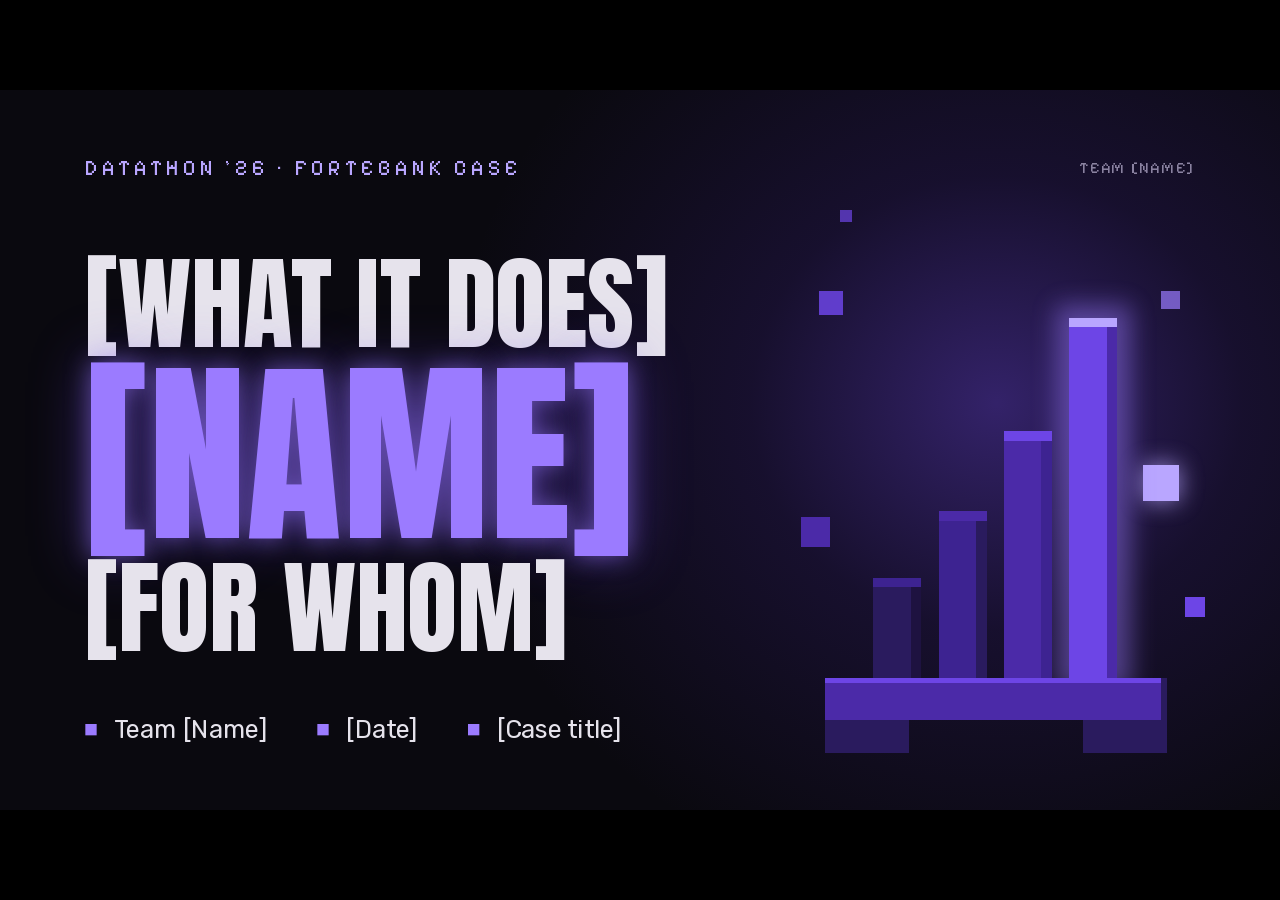
<file: presentation/index.html>
<!doctype html>
<html lang="en">
<head>
<meta charset="utf-8">
<meta name="viewport" content="width=device-width, initial-scale=1">
<title>[Solution name] · Datathon ’26</title>
<link rel="stylesheet" href="deck/deck.css">
<style>
  /* Footer on content slides. Change the team name here once. */
  :root { --footer-text: "DATATHON ’26 · TEAM [NAME]"; }
</style>
<script defer src="deck/deck.js"></script>
</head>
<!-- data-pitch-seconds: target for the rehearsal timer (press T). Finals: 5 min talk + 2 min Q&A (case FAQ #19). -->
<body data-pitch-seconds="300">
<main class="deck">

  <!-- ============ 01 · TITLE ============ -->
  <section class="slide title-slide" data-title="Title">
    <header class="title-top">
      <p class="eyebrow-lg">Datathon ’26 · ForteBank case</p>
      <p class="org">Team [Name]</p>
    </header>

    <h1 class="title-stack">
      <span>[What it does]</span>
      <span class="glow">[Name]</span>
      <span>[For whom]</span>
    </h1>

    <ul class="meta">
      <li>Team [Name]</li>
      <li>[Date]</li>
      <li>[Case title]</li>
    </ul>

    <!-- Pixel bar chart on a platform. Swap for <img class="title-art" src="assets/hero.png" alt=""> if you have a better visual. -->
    <svg class="title-art" viewBox="0 0 640 860" shape-rendering="crispEdges" aria-hidden="true">
      <defs>
        <filter id="title-glow" x="-100%" y="-100%" width="300%" height="300%"><feGaussianBlur stdDeviation="18"/></filter>
      </defs>
      <rect x="80" y="40" width="18" height="18" fill="#6d45e6" opacity="0.7"/>
      <rect x="49" y="161" width="36" height="36" fill="#6d45e6" opacity="0.85"/>
      <rect x="562" y="161" width="28" height="28" fill="#9b7bff" opacity="0.7"/>
      <rect x="534" y="422" width="54" height="54" fill="#b9a6ff" filter="url(#title-glow)" opacity="0.8"/>
      <rect x="534" y="422" width="54" height="54" fill="#b9a6ff"/>
      <rect x="21" y="501" width="44" height="44" fill="#4b2aa8"/>
      <rect x="597" y="621" width="30" height="30" fill="#6d45e6"/>

      <rect x="404" y="182" width="112" height="580" fill="#9b7bff" filter="url(#title-glow)" opacity="0.45"/>
      <g>
        <rect x="130" y="592" width="72" height="150" fill="#2a1b5e"/>
        <rect x="186" y="592" width="16" height="150" fill="#1e1240"/>
        <rect x="130" y="592" width="72" height="14" fill="#3d2391"/>

        <rect x="228" y="492" width="72" height="250" fill="#3d2391"/>
        <rect x="284" y="492" width="16" height="250" fill="#2a1b5e"/>
        <rect x="228" y="492" width="72" height="14" fill="#4b2aa8"/>

        <rect x="326" y="372" width="72" height="370" fill="#4b2aa8"/>
        <rect x="382" y="372" width="16" height="370" fill="#3d2391"/>
        <rect x="326" y="372" width="72" height="14" fill="#6d45e6"/>

        <rect x="424" y="202" width="72" height="540" fill="#6d45e6"/>
        <rect x="480" y="202" width="16" height="540" fill="#4b2aa8"/>
        <rect x="424" y="202" width="72" height="14" fill="#b9a6ff"/>
      </g>

      <rect x="57" y="742" width="513" height="63" fill="#4b2aa8"/>
      <rect x="57" y="742" width="513" height="8" fill="#6d45e6"/>
      <rect x="562" y="742" width="8" height="63" fill="#2a1b5e"/>
      <rect x="57" y="805" width="126" height="49" fill="#2a1b5e"/>
      <rect x="444" y="805" width="126" height="49" fill="#2a1b5e"/>
    </svg>

    <aside class="notes">
      <p>About 15 s. Name, then the one-line promise. Don't explain the case: the jury wrote it.</p>
    </aside>
  </section>

  <!-- ============ 02 · BRIEF CHECKLIST ============ -->
  <!-- Copy every requirement from the brief. During the build, mark open ones with class="todo". -->
  <section class="slide std" data-title="Brief checklist">
    <p class="eyebrow">The brief · checklist</p>
    <h2 class="title">Every box in the brief. <em>Ticked.</em></h2>
    <div class="body">
      <div class="card">
        <p class="label">From the brief</p>
        <ul class="checklist">
          <li>[Requirement 1, in the brief’s own words]<span class="where">Slide 04 · how it works</span></li>
          <li>[Requirement 2]<span class="where">Slide 05 · results</span></li>
          <li>[Requirement 3]<span class="where">Slide 06 · demo</span></li>
          <li>[Requirement 4]<span class="where">Slide 07 · method</span></li>
          <li class="todo">[Requirement 5, still open]<span class="where">To do</span></li>
        </ul>
      </div>
    </div>
    <aside class="notes">
      <p>About 30 s. Read the requirements fast and point at the ticks. Judges score against this list.</p>
    </aside>
  </section>

  <!-- ============ 03 · KEY INSIGHT ============ -->
  <section class="slide grad" data-title="Key insight">
    <p class="eyebrow">The insight</p>
    <h2 class="title-xl">[The one thing]<br><em>[others missed.]</em></h2>
    <p class="lead">[One sentence with the number that proves it.]</p>
    <aside class="notes">
      <p>About 30 s. This is the moment they should remember. Say the number slowly.</p>
    </aside>
  </section>

  <!-- ============ 04 · HOW IT WORKS ============ -->
  <section class="slide std" data-title="How it works">
    <p class="eyebrow">How it works</p>
    <h2 class="title">Data in. <em>Answer out.</em></h2>
    <div class="body">
      <ol class="flow">
        <li>[Data in]</li>
        <li>[Model runs]</li>
        <li>[Result + why]</li>
      </ol>
      <div class="grid c3">
        <div class="card ghost tight">
          <p class="label">Input</p>
          <p class="card-text">[Dataset: rows, columns, period. What we cleaned.]</p>
        </div>
        <div class="card ghost tight">
          <p class="label">Model</p>
          <p class="card-text">[The model in one line, and why this one.]</p>
        </div>
        <div class="card ghost tight">
          <p class="label">Output</p>
          <p class="card-text">[What the user gets, and how it is explained.]</p>
        </div>
      </div>
      <p class="kicker sm"><span class="muted">Why it works:</span> [one sentence, in plain words].</p>
    </div>
    <aside class="notes">
      <p>About 45 s. Left to right, one breath per box. No tech stack names.</p>
    </aside>
  </section>

  <!-- ============ 05 · RESULTS ============ -->
  <!-- Bar length: --v is a percentage of the track (0 to 100). -->
  <section class="slide std" data-title="Results">
    <p class="eyebrow">Results</p>
    <h2 class="title">[Metric] up from [A] to <em>[B].</em></h2>
    <div class="body">
      <div class="grid" style="grid-template-columns: 600px 1fr; align-items: stretch;">
        <div class="card hi">
          <p class="label">On [held-out set]</p>
          <p class="metric" style="margin-top: 36px;">+XX%</p>
          <p class="metric-cap">[Metric] vs baseline<span>[N] samples, [split or validation scheme]</span></p>
        </div>
        <div class="bars" style="--bar-label: 260px; align-content: center;">
          <div class="bar ghost" style="--v: 45"><span>[Baseline]</span><span class="bar-fill">[0.61]</span></div>
          <div class="bar" style="--v: 68"><span>[First try]</span><span class="bar-fill">[0.74]</span></div>
          <div class="bar hi" style="--v: 92"><span>[Ours]</span><span class="bar-fill">[0.88]</span></div>
        </div>
      </div>
      <p class="kicker sm">[What the number means for the bank, in one line.] <span class="accent">[Money, time or risk.]</span></p>
    </div>
    <aside class="notes">
      <p>About 45 s. Check the result the way the jury will: same metric, same split as the brief.</p>
    </aside>
  </section>

  <!-- ============ 06 · DEMO ============ -->
  <!-- Put the screenshot in assets/ and replace the empty .shot with: <div class="shot"><img src="assets/demo.png" alt=""></div>
       For a backup video: <div class="shot"><video src="assets/demo.mp4" data-autoplay muted loop playsinline></video></div> -->
  <section class="slide std" data-title="Demo">
    <p class="eyebrow">Demo</p>
    <h2 class="title">What our system <em>found.</em></h2>
    <div class="body">
      <div class="grid" style="grid-template-columns: 1fr 500px; align-items: stretch; height: 100%;">
        <div class="shot" data-placeholder="[Screenshot of the product working]"></div>
        <div class="stack" style="--gap: 34px;">
          <div class="card hi grow">
            <p class="label">Result</p>
            <p class="metric md" style="margin-top: 28px;">−XX%</p>
            <p class="metric-cap">[time to review]</p>
          </div>
          <div class="card flat tight">
            <p class="label">Live</p>
            <p class="card-text" style="margin-top: 14px; color: var(--ink);">[demo.link]</p>
          </div>
        </div>
      </div>
    </div>
    <aside class="notes">
      <p>About 60 s. Show one flow: data in, model runs, result and why. Keep a recorded backup ready.</p>
    </aside>
  </section>

  <!-- ============ 07 · METHOD (named and cited) ============ -->
  <section class="slide std" data-title="Method">
    <p class="eyebrow">Under the hood</p>
    <h2 class="title">Why we used <em>[technique].</em></h2>
    <div class="body">
      <ul class="quotes">
        <li data-key="Before">“[What the obvious approach did, and what went wrong.]”</li>
        <li class="hi" data-key="After">
          <div>
            “[What we found], so we used <b>[Technique]</b> ([Author et al., Venue Year]).”
            <p class="delta">[Metric]: [__%] → [__%]</p>
          </div>
        </li>
      </ul>
      <p class="note">[Paper or repo link]</p>
    </div>
    <aside class="notes">
      <p>About 30 s. Name the technique, cite the paper, say what it fixed. Skip this slide if nothing here is niche.</p>
    </aside>
  </section>

  <!-- ============ 08 · TEAM ============ -->
  <!-- Photos: <div class="avatar"><img src="assets/team-1.jpg" alt=""></div>. For 3 or 5 people use class "grid c3" or "grid c5". -->
  <section class="slide std" data-title="Team">
    <p class="eyebrow">The team</p>
    <h2 class="title">Team <em>[Name].</em></h2>
    <div class="body">
      <div class="grid c4">
        <div class="card bevel hi member">
          <p class="num">01</p>
          <div class="avatar">[A]</div>
          <p class="card-title">[Name Surname]</p>
          <p class="role">[Role]</p>
          <p class="card-text">[What they built]</p>
        </div>
        <div class="card bevel member">
          <p class="num">02</p>
          <div class="avatar">[B]</div>
          <p class="card-title">[Name Surname]</p>
          <p class="role">[Role]</p>
          <p class="card-text">[What they built]</p>
        </div>
        <div class="card bevel member">
          <p class="num">03</p>
          <div class="avatar">[C]</div>
          <p class="card-title">[Name Surname]</p>
          <p class="role">[Role]</p>
          <p class="card-text">[What they built]</p>
        </div>
        <div class="card bevel member">
          <p class="num">04</p>
          <div class="avatar">[D]</div>
          <p class="card-title">[Name Surname]</p>
          <p class="role">[Role]</p>
          <p class="card-text">[What they built]</p>
        </div>
      </div>
    </div>
    <aside class="notes">
      <p>About 15 s. Names only, no CVs.</p>
    </aside>
  </section>

  <!-- ============ 09 · Q&A ============ -->
  <section class="slide closing" data-title="Q&A">
    <p class="eyebrow">Q&amp;A</p>
    <h2 class="title-glow">Questions?</h2>
    <p class="lead">[One-line recap: what we built and the number.]</p>
    <ul class="contacts">
      <li><span class="label">Demo</span><a class="value" href="#">[demo.link]</a></li>
      <li><span class="label">Code</span><a class="value" href="#">[github.com/team/repo]</a></li>
      <li><span class="label">Telegram</span><a class="value" href="#">[@handle]</a></li>
    </ul>
    <p class="signoff">Team [Name] · Datathon ’26 · ForteBank case</p>

    <div class="closing-art" aria-hidden="true">
      <i class="glass" style="left: 1301px; top: 160px; width: 240px; height: 240px;"></i>
      <i class="bright" style="left: 1539px; top: 140px; width: 182px; height: 359px;"></i>
      <i style="left: 1301px; top: 500px; width: 121px; height: 121px; background: #6d45e6;"></i>
      <i class="glass" style="left: 1422px; top: 500px; width: 280px; height: 281px;"></i>
      <i style="left: 1721px; top: 562px; width: 61px; height: 59px; background: #b9a6ff;"></i>
      <i style="left: 1641px; top: 823px; width: 141px; height: 138px; background: #3d2391;"></i>
    </div>
    <aside class="notes">
      <p>Have answers ready for: data leakage, how it scales, what you would do with one more week. Answer honestly; don't bring up weak spots yourself.</p>
    </aside>
  </section>

</main>
</body>
</html>
</file>
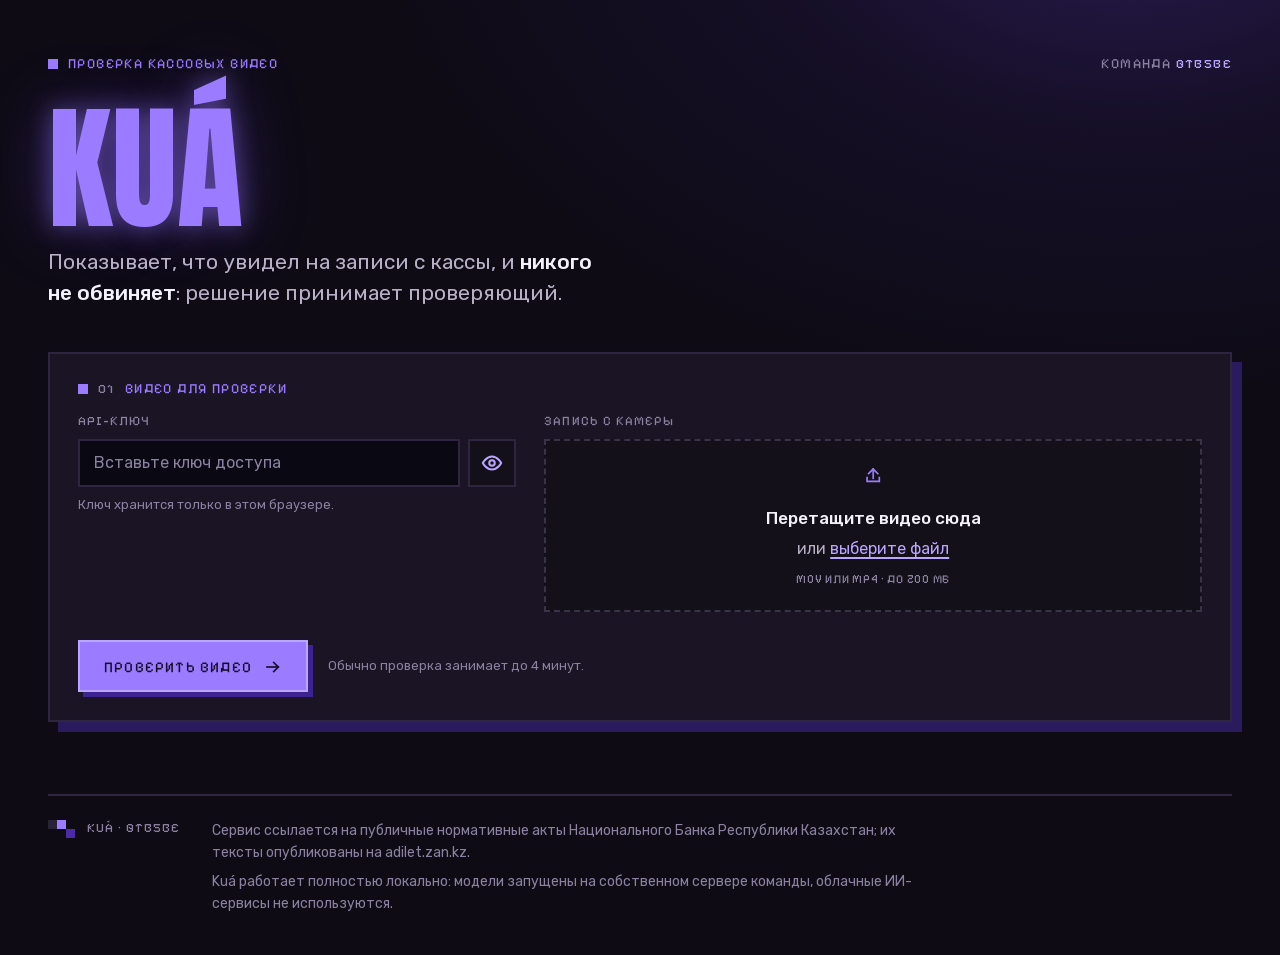
<file: static/index.html>
<!doctype html>
<html lang="ru">
<head>
<meta charset="utf-8">
<meta name="viewport" content="width=device-width, initial-scale=1">
<meta name="color-scheme" content="dark">
<meta name="theme-color" content="#0e0b15">
<title>Kuá — проверка кассовых видео</title>
<link rel="icon" href="data:image/svg+xml,%3Csvg xmlns='http://www.w3.org/2000/svg' viewBox='0 0 3 3' shape-rendering='crispEdges'%3E%3Crect width='3' height='3' fill='%230e0b15'/%3E%3Crect width='1' height='1' fill='%232a2236'/%3E%3Crect x='1' width='1' height='1' fill='%239b7bff'/%3E%3Crect x='2' y='1' width='1' height='1' fill='%234b2aa8'/%3E%3C/svg%3E">
<link rel="preload" href="/static/fonts/rubik-cyrillic.woff2" as="font" type="font/woff2" crossorigin>
<link rel="preload" href="/static/fonts/pixelify-sans-cyrillic-fixed.woff2" as="font" type="font/woff2" crossorigin>
<link rel="stylesheet" href="/static/fonts/fonts.css?v=4">
<link rel="stylesheet" href="/static/ui.css?v=4">
<script src="/static/ui.js?v=4" defer></script>
</head>
<body>
<div class="page">

<header class="masthead">
  <div class="masthead-top">
    <p class="eyebrow">Проверка кассовых видео</p>
    <p class="team">Команда <b>gtbsbe</b></p>
  </div>
  <h1 class="wordmark">Kuá</h1>
  <p class="lead">Показывает, что увидел на записи с кассы, и <b>никого не обвиняет</b>: решение принимает проверяющий.</p>
</header>

<main>

<section class="card" id="upload" aria-labelledby="upload-title">
  <div class="card-head">
    <h2 class="eyebrow" id="upload-title"><span class="step-no">01</span> Видео для проверки</h2>
  </div>
  <form id="form" novalidate>
    <div class="form-grid">
      <div class="field">
        <label class="label" for="key">API-ключ</label>
        <div class="key-row">
          <input class="text-input" id="key" type="password" autocomplete="off" autocapitalize="off" spellcheck="false" placeholder="Вставьте ключ доступа" aria-describedby="key-hint">
          <button class="icon-btn" id="key-toggle" type="button" aria-controls="key" aria-pressed="false" aria-label="Показать ключ"></button>
        </div>
        <p class="hint" id="key-hint">Ключ хранится только в этом браузере.</p>
      </div>
      <div class="field">
        <span class="label" id="file-label">Запись с камеры</span>
        <label class="drop" id="drop" for="file">
          <input class="sr-only" id="file" type="file" accept=".mov,.mp4,video/*" aria-describedby="drop-meta">
          <span class="drop-icon" id="drop-icon" aria-hidden="true"></span>
          <span class="drop-title">Перетащите видео сюда</span>
          <span class="drop-file" id="drop-file"><span id="file-name"></span><span class="size" id="file-size"></span></span>
          <span class="drop-or">или <u id="drop-pick">выберите файл</u></span>
          <span class="drop-meta caption" id="drop-meta">MOV или MP4 · до 200 МБ</span>
        </label>
      </div>
      <div class="actions">
        <button class="btn-primary" id="submit" type="submit"><span>Проверить видео</span></button>
        <p class="hint">Обычно проверка занимает до 4 минут.</p>
      </div>
    </div>
    <div class="notice" id="notice" hidden>
      <span class="label">Задача из ссылки</span>
      <p class="notice-text" id="notice-text"></p>
      <div class="box-actions"><button class="mini-btn" id="notice-action" type="button">Открыть задачу</button></div>
    </div>
    <div class="alert" id="error" role="alert" hidden>
      <span class="label" id="error-label">Ошибка</span>
      <p class="alert-text" id="error-text"></p>
      <div class="box-actions" id="error-actions" hidden><button class="mini-btn" id="error-action" type="button"></button></div>
      <details id="error-details" hidden><summary>Подробности</summary><code id="error-raw"></code></details>
    </div>
  </form>
</section>

<section class="card" id="status" aria-labelledby="status-title" hidden>
  <div class="card-head">
    <h2 class="eyebrow" id="status-title"><span class="step-no">02</span> Обработка</h2>
  </div>
  <div class="stage-row">
    <p class="stage-now"><span class="sr-only">Этап: </span><span id="stage-now" role="status" aria-live="polite"></span></p>
    <span class="elapsed" id="elapsed" title="Прошло времени"></span>
  </div>
  <ol class="stepper" id="stepper" aria-label="Этапы обработки"></ol>
  <div class="upload-meter" id="upload-meter" hidden>
    <div class="upload-track"><div class="upload-fill" id="upload-fill"></div></div>
    <span class="caption" id="upload-text"></span>
  </div>
  <p class="retry" id="retry" hidden></p>
  <p class="jobline" id="jobline" hidden>
    <span class="label">Задача</span> <code id="job-id"></code>
    <button class="mini-btn" id="copy" type="button">Копировать</button>
  </p>
</section>

<section class="result" id="result" aria-labelledby="result-title" hidden>
  <div class="section-head">
    <h2 class="eyebrow" id="result-title"><span class="step-no">03</span> Результат</h2>
    <button class="btn-ghost" id="again" type="button">Проверить другое видео</button>
  </div>

  <div class="verdict" id="verdict" tabindex="-1">
    <span class="verdict-icon" aria-hidden="true"></span>
    <p class="verdict-title" id="verdict-title"></p>
    <div class="verdict-body">
      <p class="verdict-meta" id="verdict-meta"></p>
      <p class="verdict-note">Результат — подсказка для проверяющего, а не юридическое или дисциплинарное заключение. Решение принимает человек.</p>
    </div>
  </div>

  <div class="workspace" id="workspace">
    <div class="viewer">
      <div class="card">
        <div class="player" id="player">
          <video id="video" controls playsinline preload="metadata"></video>
        </div>
        <p class="playnote" id="playnote" hidden>Браузер не может воспроизвести это видео (возможно, формат или кодек не поддерживается). Кадры-доказательства и таймкоды эпизодов остаются доступны.</p>
        <div class="timeline" id="timeline">
          <div class="tl-top">
            <span class="label">Шкала записи</span>
            <span class="tl-legend caption" id="tl-legend"><span><i class="sw-band"></i>фрагмент</span><span><i class="sw-mark"></i>таймкод</span></span>
          </div>
          <div class="tl-marks" id="tl-marks"></div>
          <div class="tl-track" id="tl-track"><div class="tl-head" id="tl-head"></div></div>
          <div class="tl-scale caption" id="tl-scale" aria-hidden="true"></div>
        </div>
      </div>
    </div>
    <ol class="events" id="events" aria-label="Эпизоды для проверки"></ol>
  </div>
</section>

</main>

<footer class="foot">
  <div class="foot-brand"><span class="pixels" aria-hidden="true"></span><span class="label">Kuá · gtbsbe</span></div>
  <div class="stack">
    <p>Сервис ссылается на публичные нормативные акты Национального Банка Республики Казахстан; их тексты опубликованы на adilet.zan.kz.</p>
    <p>Kuá работает полностью локально: модели запущены на собственном сервере команды, облачные ИИ-сервисы не используются.</p>
  </div>
</footer>

</div>

<dialog class="lightbox" id="lightbox" aria-labelledby="lb-caption">
  <div class="lb-bar">
    <p class="label" id="lb-caption"></p>
    <button class="mini-btn" id="lb-seek" type="button">Перейти к моменту</button>
    <button class="icon-btn" id="lb-close" type="button" aria-label="Закрыть"></button>
  </div>
  <img class="lb-img" id="lb-img" alt="">
</dialog>
</body>
</html>
</file>
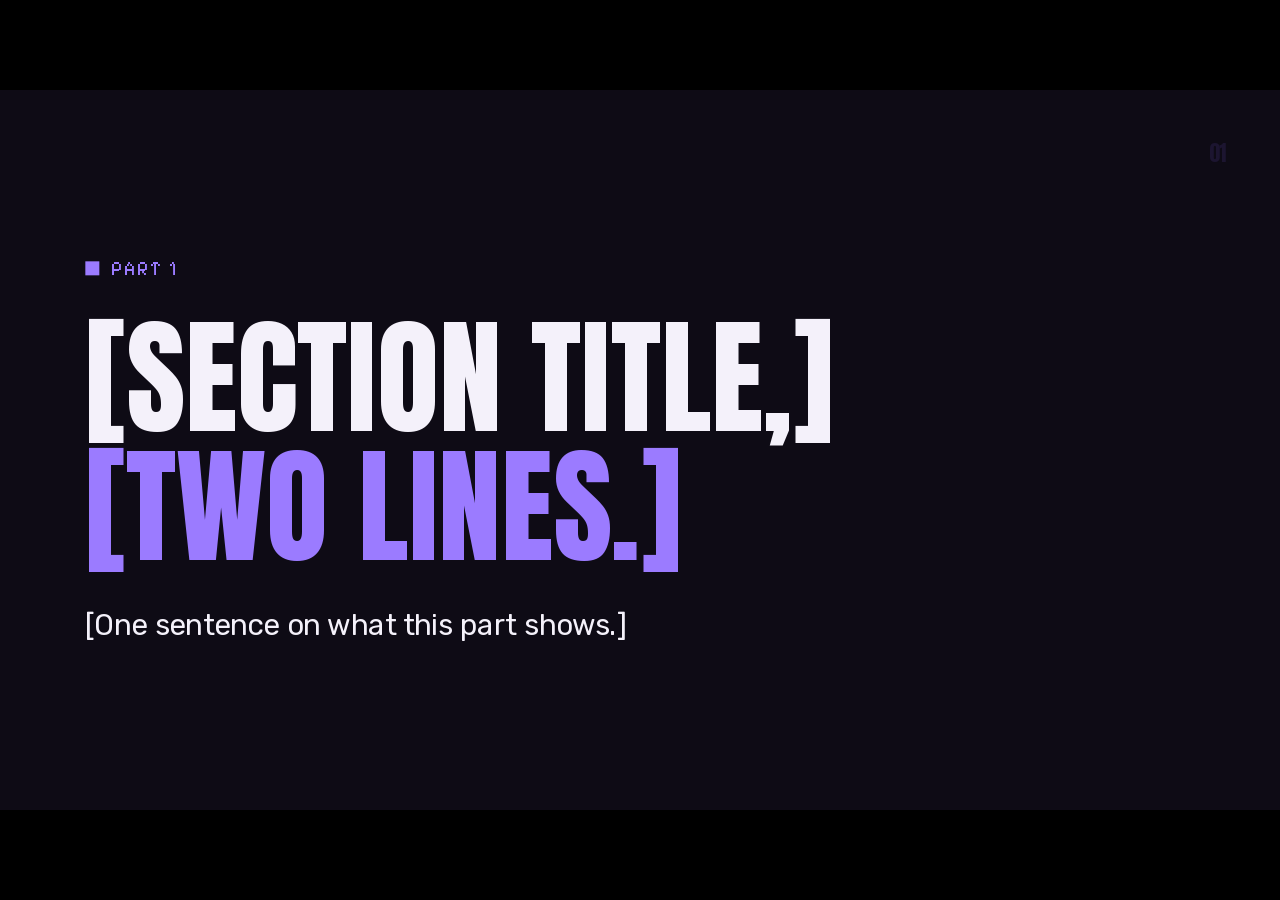
<file: presentation/layouts.html>
<!doctype html>
<html lang="en">
<head>
<meta charset="utf-8">
<meta name="viewport" content="width=device-width, initial-scale=1">
<title>Layout library · Datathon ’26</title>
<link rel="stylesheet" href="deck/deck.css">
<style>
  :root { --footer-text: "DATATHON ’26 · TEAM [NAME]"; }
</style>
<script defer src="deck/deck.js"></script>
</head>
<!-- Spare layouts, one per slide. Copy a <section> into index.html when you need it.
     Each one copies a slide from "How to Win the Datathon.pdf"; the notes (press N) name the page. -->
<body>
<main class="deck">

  <!-- ============ L01 · SECTION OPENER ============ -->
  <section class="slide hero" data-title="Section opener">
    <span class="pagenum">01</span>
    <p class="eyebrow">Part 1</p>
    <h2 class="title-xl">[Section title,]<br><em>[two lines.]</em></h2>
    <p class="lead">[One sentence on what this part shows.]</p>
    <aside class="notes"><p>Section opener, PDF p.9. No footer or squares. The dim number top right is the section number.</p></aside>
  </section>

  <!-- ============ L02 · OPENER WITH CHIPS ============ -->
  <section class="slide hero" data-title="Opener with chips">
    <span class="pagenum">02</span>
    <p class="eyebrow">Part 2</p>
    <h2 class="title-xl">[Go deeper,]<br><em>[not wider.]</em></h2>
    <ul class="chips">
      <li class="chip">[Point one]</li>
      <li class="chip">[Point two]</li>
      <li class="chip">[A longer point three]</li>
      <li class="chip on">[Highlighted point]</li>
      <li class="chip">[Point five]</li>
    </ul>
    <aside class="notes"><p>Opener with chips, PDF p.12. Add class "on" to a chip to highlight it.</p></aside>
  </section>

  <!-- ============ L03 · STATEMENT ============ -->
  <section class="slide statement" data-title="Statement">
    <h2 class="title-lg">[One statement]<br>[with] <em>[the key part.]</em></h2>
    <p class="lead">[One quiet supporting line.]</p>
    <aside class="notes"><p>Statement, PDF p.7–8. One sentence, accent on the words that matter.</p></aside>
  </section>

  <!-- ============ L04 · GRADIENT STATEMENT ============ -->
  <section class="slide grad" data-title="Gradient statement">
    <p class="eyebrow">[Eyebrow]</p>
    <h2 class="title-xl">[One dataset.]<br><em>[One problem.]</em></h2>
    <p class="lead">[Supporting line.]</p>
    <aside class="notes"><p>Gradient statement, PDF p.6 and p.28. Use once or twice per deck, for the big moment.</p></aside>
  </section>

  <!-- ============ L05 · GRADIENT + FOUR CARDS ============ -->
  <section class="slide grad" data-title="Gradient summary">
    <p class="eyebrow">[Summary]</p>
    <h2 class="title">[The best model doesn’t win.]</h2>
    <p class="lead soft" style="margin-top: 20px;">[So what does?]</p>
    <div class="grid c4">
      <div class="card"><p class="label accent">01</p><p class="card-title">[Every requirement covered]</p></div>
      <div class="card"><p class="label accent">02</p><p class="card-title">[Depth, not extra features]</p></div>
      <div class="card"><p class="label accent">03</p><p class="card-title">[A simple interface]</p></div>
      <div class="card"><p class="label accent">04</p><p class="card-title">[Slides that show the work]</p></div>
    </div>
    <aside class="notes"><p>Gradient summary, PDF p.27. Good as the second-to-last slide: the four things to remember.</p></aside>
  </section>

  <!-- ============ L06 · COMPARE: TWO CHECKLISTS ============ -->
  <section class="slide std" data-title="Compare checklists">
    <p class="eyebrow">[Section] · what it means</p>
    <h2 class="title">[Complete beats impressive.]</h2>
    <div class="body">
      <div class="grid">
        <div class="card">
          <p class="label">[Baseline]</p>
          <ul class="checklist">
            <li>[Strong point]</li>
            <li>[Strong point]</li>
            <li class="todo">[Missing piece]</li>
            <li class="todo">[Missing piece]</li>
          </ul>
          <p class="verdict">[Impressive. Incomplete.]</p>
        </div>
        <div class="card hi">
          <p class="label">[Ours]</p>
          <ul class="checklist">
            <li>[Point]</li>
            <li>[Point]</li>
            <li>[Point]</li>
            <li>[Every item in the brief]</li>
          </ul>
          <p class="verdict">[Simple. Complete. Wins.]</p>
        </div>
      </div>
    </div>
    <aside class="notes"><p>Two checklists, PDF p.10. The right card (class "hi") is the one you want them to pick.</p></aside>
  </section>

  <!-- ============ L07 · COMPARE + CALLOUT ============ -->
  <section class="slide std" data-title="Compare with callout">
    <p class="eyebrow">[Section]</p>
    <h2 class="title">[Different isn’t] <em>[better.]</em></h2>
    <div class="body">
      <div class="grid">
        <div class="card ghost">
          <p class="label">[What others did]</p>
          <ul class="stack" style="--gap: 14px; margin-top: 22px;">
            <li class="card-text">[Point]</li>
            <li class="card-text">[Point]</li>
            <li class="card-text">[Point]</li>
          </ul>
        </div>
        <div class="card hi flat">
          <p class="label">[What we did]</p>
          <ul class="stack" style="--gap: 14px; margin-top: 22px;">
            <li class="card-text">[An insight others missed]</li>
            <li class="card-text">[A number that proves it]</li>
            <li class="card-text">[A demo that just works]</li>
          </ul>
        </div>
      </div>
      <p class="callout"><span class="label">[Lesson]</span>[One line of context the jury should keep in mind.]</p>
    </div>
    <aside class="notes"><p>Ghost vs highlighted card with a yellow callout, PDF p.22.</p></aside>
  </section>

  <!-- ============ L08 · THREE OPTIONS ============ -->
  <section class="slide std" data-title="Three options">
    <p class="eyebrow">[Question]</p>
    <h2 class="title">[Three ways to do it.]</h2>
    <p class="lead">[Which one did we pick, and why?]</p>
    <div class="body" style="margin-top: 56px;">
      <div class="grid c3">
        <div class="card">
          <span class="tag on-edge">[The trap]</span>
          <p class="big">A</p>
          <p class="card-title" style="margin-top: 22px;">[Option A]</p>
        </div>
        <div class="card">
          <p class="big">B</p>
          <p class="card-title" style="margin-top: 22px;">[Option B]</p>
        </div>
        <div class="card hi">
          <span class="tag on-edge">[Our pick]</span>
          <p class="big">C</p>
          <p class="card-title" style="margin-top: 22px;">[Option C]</p>
        </div>
      </div>
    </div>
    <aside class="notes"><p>Three options, PDF p.11. Move the tags to whichever card needs them.</p></aside>
  </section>

  <!-- ============ L09 · STEPS WITH ARROWS ============ -->
  <section class="slide std" data-title="Steps">
    <p class="eyebrow">[Section] · 01</p>
    <h2 class="title">[What we did.] <em>[Step by step.]</em></h2>
    <div class="body">
      <ul class="steps">
        <li class="hi"><p class="what"><b>[Step one]</b><span>[What exactly]</span></p><p class="why">[Why it mattered.]</p></li>
        <li><p class="what"><b>[Step two]</b><span>[What exactly]</span></p><p class="why">[Why it mattered.]</p></li>
        <li><p class="what"><b>[Step three] <span class="tag warn">[If allowed]</span></b><span>[What exactly]</span></p><p class="why">[Why it mattered.]</p></li>
        <li class="ghost"><p class="what"><b>[Optional step] <span class="tag outline">[If needed]</span></b><span>[What exactly]</span></p><p class="why">[Why it mattered.]</p></li>
      </ul>
    </div>
    <aside class="notes"><p>Steps with arrows, PDF p.19. Four rows fit; use the ghost row for something optional.</p></aside>
  </section>

  <!-- ============ L10 · ON STAGE / NOT ON STAGE ============ -->
  <section class="slide std" data-title="Flow">
    <p class="eyebrow">[Pipeline]</p>
    <h2 class="title">[Show what works.]</h2>
    <div class="body">
      <p class="label accent">[On stage]</p>
      <ol class="flow">
        <li>[Data in]</li>
        <li>[Model runs]</li>
        <li>[Result + why]</li>
      </ol>
      <p class="label">[Exists, but not on stage]</p>
      <ol class="flow ghost">
        <li>[Edge cases]</li>
        <li>[Slow parts]</li>
        <li>[Half-done features]</li>
      </ol>
      <p class="kicker sm"><span class="soft">[Muted half of the sentence.]</span> [Bright half.]</p>
    </div>
    <aside class="notes"><p>Flow, PDF p.24. Works with 2 to 5 boxes.</p></aside>
  </section>

  <!-- ============ L11 · TWO VERTICAL FLOWS ============ -->
  <section class="slide std" data-title="Two processes">
    <p class="eyebrow">[Section] · 03</p>
    <h2 class="title">[Pick a path.] <em>[Adapt on the way.]</em></h2>
    <div class="body">
      <div class="grid">
        <div class="card ghost tight">
          <p class="label">[The usual way]</p>
          <ol class="vflow" style="margin-top: 22px;">
            <li>[Step]</li>
            <li>[Step]</li>
            <li>[Step]</li>
          </ol>
        </div>
        <div class="card hi flat tight">
          <p class="label">[How we did it]</p>
          <ol class="vflow" style="margin-top: 22px;">
            <li>[Step]</li>
            <li>[Step]</li>
            <li>[Step]</li>
          </ol>
        </div>
      </div>
    </div>
    <aside class="notes"><p>Two vertical processes, PDF p.21.</p></aside>
  </section>

  <!-- ============ L12 · NUMBERED ROWS ============ -->
  <section class="slide std" data-title="Numbered rows">
    <p class="eyebrow">[Quick ones]</p>
    <h2 class="title">[Four small things]</h2>
    <div class="body">
      <ol class="rows">
        <li>[First point, one line.]</li>
        <li>[Second point, one line.]</li>
        <li class="hi">[Third point, highlighted.]</li>
        <li>[Fourth point, one line.]</li>
      </ol>
    </div>
    <aside class="notes"><p>Numbered rows, PDF p.26. Up to five rows fit. Numbers come from CSS.</p></aside>
  </section>

  <!-- ============ L13 · FOUR ICON CARDS ============ -->
  <section class="slide std" data-title="Icon cards">
    <p class="eyebrow">[Wrap-up]</p>
    <h2 class="title">[Four things]</h2>
    <div class="body">
      <div class="grid c4">
        <div class="card bevel hi">
          <p class="label">1</p>
          <p style="margin-top: 26px; font-size: 40px; color: var(--violet-300);"><i class="ico data"></i></p>
          <p class="card-text" style="margin-top: 20px; color: var(--ink);">[Short point]</p>
        </div>
        <div class="card bevel">
          <p class="label">2</p>
          <p style="margin-top: 26px; font-size: 40px; color: var(--violet-300);"><i class="ico target"></i></p>
          <p class="card-text" style="margin-top: 20px; color: var(--ink);">[Short point]</p>
        </div>
        <div class="card bevel">
          <p class="label">3</p>
          <p style="margin-top: 26px; font-size: 40px; color: var(--violet-300);"><i class="ico chart"></i></p>
          <p class="card-text" style="margin-top: 20px; color: var(--ink);">[Short point]</p>
        </div>
        <div class="card bevel">
          <p class="label">4</p>
          <p style="margin-top: 26px; font-size: 40px; color: var(--violet-300);"><i class="ico zap"></i></p>
          <p class="card-text" style="margin-top: 20px; color: var(--ink);">[Short point]</p>
        </div>
      </div>
    </div>
    <aside class="notes"><p>Icon cards, PDF p.29. Icons: check, x, clock, users, search, bulb, zap, data, target, chart, link (class="ico NAME").</p></aside>
  </section>

  <!-- ============ L14 · BARS ============ -->
  <section class="slide std" data-title="Bars">
    <p class="eyebrow">[Comparison]</p>
    <h2 class="title">[Ours is] <em>[2x faster.]</em></h2>
    <div class="body">
      <div class="bars">
        <div class="bar ghost" style="--v: 100"><span>[Reference]</span><span class="bar-fill">[5 MIN]</span></div>
        <div class="bar" style="--v: 40"><span>[Option A]</span><span class="bar-fill">[2 MIN]</span></div>
        <div class="bar hi" style="--v: 30"><span>[Ours]</span><span class="bar-fill">[1.5 MIN]</span></div>
      </div>
      <div class="row-between">
        <p class="kicker">[Takeaway.] <em>[Accent part.]</em></p>
        <p class="label">[(Small aside.)]</p>
      </div>
    </div>
    <aside class="notes"><p>Bars, PDF p.25. --v is the bar length in percent of the track.</p></aside>
  </section>

  <!-- ============ L15 · TWO SCREENSHOTS ============ -->
  <section class="slide std" data-title="Two screenshots">
    <p class="eyebrow">[Section] · what it means</p>
    <h2 class="title">[Same job. Different interface.]</h2>
    <p class="lead">[One line on what to look at.]</p>
    <div class="body">
      <div class="grid">
        <figure>
          <div class="shot" style="aspect-ratio: 16 / 8.8;" data-placeholder="[Before: screenshot]"></div>
          <figcaption class="caption">[Too much]</figcaption>
        </figure>
        <figure>
          <div class="shot" style="aspect-ratio: 16 / 8.8;" data-placeholder="[After: screenshot]"></div>
          <figcaption class="caption accent">[Just enough]</figcaption>
        </figure>
      </div>
    </div>
    <aside class="notes"><p>Two screenshots with pixel captions, PDF p.15. Put images in assets/ and add &lt;img src="assets/…"&gt; inside .shot.</p></aside>
  </section>

  <!-- ============ L16 · PRODUCT MOCK ON A LIGHT CARD ============ -->
  <section class="slide std" data-title="Light card">
    <p class="eyebrow">[Demo]</p>
    <h2 class="title">[What our system found]</h2>
    <p class="lead">[One line of context.]</p>
    <div class="body">
      <div class="grid" style="grid-template-columns: 1fr 1fr;">
        <figure>
          <div class="card light" style="padding: 40px;">
            <p class="card-title">[What our system found]</p>
            <div class="grid" style="grid-template-columns: 1.55fr 1fr; gap: 24px; margin-top: 28px;">
              <div class="shot light" style="height: 220px;" data-placeholder="[Screenshot of the product working]"></div>
              <div class="metric-box"><p class="metric sm">−XX%</p><p class="metric-cap">[time to review]</p></div>
            </div>
            <p class="card-text accent" style="margin-top: 24px;">[Why it works: one sentence, in plain words]</p>
          </div>
          <figcaption class="caption accent">[The work]</figcaption>
        </figure>
        <div class="stack" style="--gap: 24px; justify-content: center;">
          <p class="kicker">[Explain the screenshot in two lines, max.]</p>
          <p class="note">[A smaller supporting detail.]</p>
        </div>
      </div>
    </div>
    <aside class="notes"><p>Light card, PDF p.17. Good for a mock of the product screen next to its key number.</p></aside>
  </section>

  <!-- ============ L17 · SMALL GHOST + BIG CARD WITH ICON LIST ============ -->
  <section class="slide std" data-title="Context vs focus">
    <p class="eyebrow">[Section] · 02</p>
    <h2 class="title">[Analyze the jury,] <em>[not just the case.]</em></h2>
    <div class="body">
      <div class="grid" style="grid-template-columns: 1fr 2.13fr;">
        <div class="card ghost">
          <p class="label">[Context]</p>
          <p class="card-title">[Clear as it is.]</p>
          <p class="card-text" style="margin-top: 14px;">[Supporting line.]</p>
        </div>
        <div class="card hi flat">
          <p class="label">[Focus]</p>
          <ul class="icon-list">
            <li><i class="ico users"></i>[Who are they?]</li>
            <li><i class="ico search"></i>[What do they expect?]</li>
            <li><i class="ico bulb"></i>[What do they need?]</li>
          </ul>
        </div>
      </div>
      <p class="kicker sm">[Sentence with] <em>[an accent ending.]</em></p>
    </div>
    <aside class="notes"><p>Small ghost card next to a big focus card, PDF p.20.</p></aside>
  </section>

  <!-- ============ L18 · PRIORITY STACK + WARNING ============ -->
  <section class="slide std" data-title="Priorities">
    <p class="eyebrow">[Section] · 05</p>
    <h2 class="title">[Deploy is a] <em>[bonus.]</em></h2>
    <div class="body">
      <div class="grid" style="grid-template-columns: 1.4fr 1fr; align-items: start;">
        <ol class="priority">
          <li style="--w: 71%;"><span class="n">2</span><div><b>[Then this]</b><span>[Why second]</span></div></li>
          <li class="hi"><span class="n">1</span><div><b>[First this]</b><span>[Why first]</span></div></li>
        </ol>
        <div class="card warn tight">
          <p class="label"><i class="ico clock"></i>[Low on time?]</p>
          <p class="card-title">[What to drop.]</p>
          <p class="card-text" style="margin-top: 12px;">[What to do instead.]</p>
        </div>
      </div>
      <p class="kicker sm"><span class="soft">[Muted half,]</span> [bright half.]</p>
    </div>
    <aside class="notes"><p>Priority stack with a warning box, PDF p.23.</p></aside>
  </section>

  <!-- ============ L19 · PROFILE: PHOTO + DETAILS ============ -->
  <section class="slide std" data-title="Profile">
    <div class="grid" style="grid-template-columns: 518px 1fr; gap: 80px; height: 788px; margin-top: -3px;">
      <div class="photo"><div class="shot" data-placeholder="[Photo]"></div></div>
      <div style="padding-top: 3px;">
        <p class="eyebrow">[Who we are · member 1]</p>
        <h2 class="title" style="margin-top: 25px;">[Name] <em>[Surname]</em></h2>
        <p class="lead" style="margin-top: 22px; font-size: 34px;">[Role and one line about them]</p>
        <ul class="details" style="margin-top: 40px;">
          <li><span class="logo"></span><b>[Company]</b><span>[Position]</span><span class="when">[Since 2026]</span></li>
          <li><span class="logo"></span><b>[Company]</b><span>[Position]</span><span class="when">[2025]</span></li>
          <li><span class="logo"></span><b>[Company]</b><span>[Position]</span><span class="when">[2024]</span></li>
        </ul>
      </div>
    </div>
    <aside class="notes"><p>Profile, PDF p.3–4. Rarely needed in a 2-minute pitch; handy for an "about the data" slide too (swap the photo for a chart).</p></aside>
  </section>

  <!-- ============ L20 · ARCHITECTURE ============ -->
  <!-- Place nodes with grid-column / grid-row. Arrows come from data-edges: "a>b: label" solid, "a~>b" dashed, separated by ";". -->
  <section class="slide std" data-title="Architecture">
    <p class="eyebrow">[Architecture]</p>
    <h2 class="title">[Runs fully local.] <em>[No cloud calls.]</em></h2>
    <div class="body">
      <div class="arch" style="--cols: 4; --arch-gap: 80px 96px;" data-edges="ui>api: HTTPS; jury>api: API key; api>pipe: queue; pipe>vlm: [port]; pipe>judge: [port]; pipe>rules; api~>disk: job files">
        <div class="arch-group" data-label="[Clients]" style="grid-column: 1; grid-row: 1 / 3;">
          <div class="node ghost" data-node="ui"><b>[Web UI]</b><span>[upload · status · result]</span></div>
          <div class="node ghost" data-node="jury"><b>[Jury script]</b><span>[POST · GET]</span></div>
        </div>
        <div class="node" data-node="api" style="grid-column: 2; grid-row: 1;"><span class="label">[file.py]</span><b>[API server]</b><span>[framework · workers]</span></div>
        <div class="node hi" data-node="pipe" style="grid-column: 3; grid-row: 1;"><span class="label">[file.py]</span><b>[Pipeline]</b><span>[step → step → step]</span></div>
        <div class="arch-group" data-label="[GPU · local models]" style="grid-column: 4; grid-row: 1 / 3;">
          <div class="node" data-node="vlm"><b>[Video model]</b><span>[what it does]</span></div>
          <div class="node" data-node="judge"><b>[Judge model]</b><span>[what it does]</span></div>
        </div>
        <div class="node ghost" data-node="disk" style="grid-column: 2; grid-row: 2;"><b>[Storage]</b><span>[what is kept]</span></div>
        <div class="node" data-node="rules" style="grid-column: 3; grid-row: 2;"><b>[Rules catalogue]</b><span>[cited sources]</span></div>
      </div>
      <p class="kicker sm"><span class="muted">[Why this shape:]</span> [one sentence.]</p>
    </div>
    <aside class="notes"><p>Architecture diagram. Boxes are HTML, so they stay editable; arrows are redrawn from data-edges whenever the boxes change.</p></aside>
  </section>

  <!-- ============ L21 · ANNOTATED SCREENSHOT ============ -->
  <!-- Pins sit at --x / --y percent of the screenshot. In edit mode you can drag them. -->
  <section class="slide std" data-title="Annotated screenshot">
    <p class="eyebrow">[Demo]</p>
    <h2 class="title">[What the reviewer] <em>[sees.]</em></h2>
    <div class="body">
      <div class="grid" style="grid-template-columns: 1fr 560px; align-items: start;">
        <div class="annot shot" style="aspect-ratio: 16 / 9;" data-placeholder="[Screenshot of the result page]">
          <span class="pin" style="--x: 18; --y: 16;">1</span>
          <span class="pin" style="--x: 60; --y: 42;">2</span>
          <span class="pin" style="--x: 32; --y: 78;">3</span>
        </div>
        <ol class="legend">
          <li>[Verdict]<span>[What it says and when]</span></li>
          <li>[Evidence frame + timecode]<span>[Why a person can check it]</span></li>
          <li>[Rule and source]<span>[Document, clause]</span></li>
        </ol>
      </div>
    </div>
    <aside class="notes"><p>Annotated screenshot. Number of pins = number of legend items.</p></aside>
  </section>

  <!-- ============ L22 · NUMBER TILES ============ -->
  <section class="slide std" data-title="Number tiles">
    <p class="eyebrow">[Results]</p>
    <h2 class="title">[Three numbers] <em>[that matter.]</em></h2>
    <p class="lead">[Where they come from: data set, split, scoring.]</p>
    <div class="body">
      <div class="grid c3">
        <div class="card hi"><p class="label">[Metric 1]</p><p class="metric md" style="margin-top: 20px;">XX%</p><p class="metric-cap">[what it measures]<span>[vs baseline]</span></p></div>
        <div class="card"><p class="label">[Metric 2]</p><p class="metric md" style="margin-top: 20px;">X.X s</p><p class="metric-cap">[what it measures]<span>[vs limit]</span></p></div>
        <div class="card"><p class="label">[Metric 3]</p><p class="metric md" style="margin-top: 20px;">XX</p><p class="metric-cap">[what it measures]<span>[context]</span></p></div>
      </div>
      <p class="note">[Source: script or file that produced these numbers]</p>
    </div>
    <aside class="notes"><p>Number tiles. Use 3; with 4, switch to "grid c4" and shorter numbers.</p></aside>
  </section>

  <!-- ============ L23 · TABLE ============ -->
  <section class="slide std" data-title="Table">
    <p class="eyebrow">[Rules and sources]</p>
    <h2 class="title">[Every flag points to] <em>[a real rule.]</em></h2>
    <div class="body">
      <table class="table">
        <thead>
          <tr><th>[Type]</th><th>[What is visible]</th><th>[Rule · source]</th><th class="num">[Score]</th></tr>
        </thead>
        <tbody>
          <tr class="hi"><td>[Type 1]</td><td class="soft">[Observable action]</td><td>[Document, clause]</td><td class="num">XX%</td></tr>
          <tr><td>[Type 2]</td><td class="soft">[Observable action]</td><td>[Document, clause]</td><td class="num">XX%</td></tr>
          <tr><td>[Type 3]</td><td class="soft">[Observable action]</td><td>[Document, clause]</td><td class="num">XX%</td></tr>
          <tr><td>[Type 4]</td><td class="soft">[Observable action]</td><td>[Document, clause]</td><td class="num">XX%</td></tr>
        </tbody>
      </table>
      <p class="note">[Sources and links]</p>
    </div>
    <aside class="notes"><p>Table. Up to 6 rows fit at this size. In edit mode, ⌥↵ in a cell duplicates the row.</p></aside>
  </section>

  <!-- ============ L24 · API + JSON ============ -->
  <section class="slide std" data-title="API">
    <p class="eyebrow">[API]</p>
    <h2 class="title">[Two calls.] <em>[One JSON.]</em></h2>
    <div class="body">
      <div class="grid" style="grid-template-columns: 1fr 1.3fr; align-items: start;">
        <div class="stack" style="--gap: 24px;">
          <div class="card tight"><p class="label accent">POST</p><p class="card-title">/api/v1/analyze</p><p class="card-text">[.mov in, job_id out]</p></div>
          <div class="card tight"><p class="label accent">GET</p><p class="card-title">/api/v1/jobs/{job_id}</p><p class="card-text">[processing → done, time per video]</p></div>
          <p class="note">[Auth: X-API-Key header. Never put the key on a slide.]</p>
        </div>
<pre class="code">{
  <span class="k">"job_id"</span>: <span class="s">"[id]"</span>,
  <span class="k">"status"</span>: <span class="s">"done"</span>,
  <span class="k">"verdict"</span>: <span class="s">"violation"</span>,
  <span class="k">"violations"</span>: [{
    <span class="k">"type"</span>: <span class="s">"[type]"</span>,
    <span class="k">"timecode_sec"</span>: <span class="n">[44.2]</span>,
    <span class="k">"description"</span>: <span class="s">"[what is visible]"</span>,
    <span class="k">"evidence_frames"</span>: [<span class="c">1–3 JPEG</span>]
  }]
}</pre>
      </div>
    </div>
    <aside class="notes"><p>API and a real response. Paste a real (shortened) response from the service, never a made-up one.</p></aside>
  </section>

</main>
</body>
</html>
</file>
<file: presentation/deck/deck.css>
/* Datathon '26 pitch deck: design tokens, slide types and components.
   Slides are a fixed 1920x1080 canvas; deck.js scales it to the window.
   Every measurement here was taken from "How to Win the Datathon.pdf". */
@import url("fonts/fonts.css");

:root {
  --bg: #0e0b15;
  --bg-title: #0a090f;
  --surface: #1a1424;
  --surface-row: #1e1729;
  --surface-ghost: #141019;
  --line: #2e2540;
  --line-ghost: #3a3347;
  --violet-950: #120c24;
  --violet-900: #1e1240;
  --violet-800: #2a1b5e;
  --violet-700: #3d2391;
  --violet-600: #4b2aa8;
  --violet-500: #6d45e6;
  --violet-400: #9b7bff;
  --violet-300: #b9a6ff;
  --violet-200: #d9cdff;
  --ink: #f4f1fa;
  --ink-title: #e6e3ec;
  --ink-soft: #b7b0c6;
  --ink-mute: #8a82a0;
  --ink-ghost: #1c1530;
  --pixel-dim: #2a2236;
  --warn: #f2c14e;
  --bad: #f2a65a;

  --font-display: "Anton", Impact, "Arial Narrow Bold", sans-serif;
  --font-body: "Rubik", "Helvetica Neue", Arial, sans-serif;
  --font-pixel: "Pixelify Sans", "Courier New", monospace;

  --gutter: 128px;
  --footer-text: "DATATHON \2019 26";

  --arrow-right: url("data:image/svg+xml,%3Csvg xmlns='http://www.w3.org/2000/svg' viewBox='0 0 58 24'%3E%3Cpath d='M0 8h40V0l18 12-18 12v-8H0z' fill='%239b7bff'/%3E%3C/svg%3E");
  --arrow-down: url("data:image/svg+xml,%3Csvg xmlns='http://www.w3.org/2000/svg' viewBox='0 0 24 40'%3E%3Cpath d='M8 0h8v24h8L12 40 0 24h8z' fill='%239b7bff'/%3E%3C/svg%3E");
}

/* ---------- Page and deck shell ---------- */

*, *::before, *::after { box-sizing: border-box; }

html, body { margin: 0; height: 100%; background: #000; }

body { overflow: hidden; -webkit-font-smoothing: antialiased; -moz-osx-font-smoothing: grayscale; }

.deck { position: fixed; inset: 0; background: #000; }

.deck > .slide {
  position: absolute;
  left: 50%;
  top: 50%;
  transform: translate(-50%, -50%) scale(var(--scale, 1));
  visibility: hidden;
}

.deck > .slide.is-active { visibility: visible; }

/* ---------- Slide base ---------- */

.slide {
  position: relative;
  display: flex;
  flex-direction: column;
  width: 1920px;
  height: 1080px;
  padding: 0 var(--gutter);
  overflow: hidden;
  background: var(--bg);
  color: var(--ink);
  font-family: var(--font-body);
  font-size: 32px;
  line-height: 1.4;
}

/* Zero-specificity resets so single-class component rules always win. */
:where(.slide) :where(h1, h2, h3, p, ul, ol, li, figure, blockquote) { margin: 0; }
:where(.slide) :where(ul, ol) { padding: 0; list-style: none; }
.slide a { color: inherit; text-decoration: none; }
.slide b, .slide strong { font-weight: 700; }
.slide em { font-style: normal; color: var(--violet-400); }
.slide img { display: block; max-width: 100%; }

.notes { display: none; }

/* Footer label (std + statement slides). Text comes from --footer-text. */
.slide:is(.std, .statement)::before {
  content: var(--footer-text);
  position: absolute;
  left: var(--gutter);
  top: 987px;
  font: 24px/1 var(--font-pixel);
  letter-spacing: 0;
  color: var(--ink-mute);
  text-transform: uppercase;
}

/* The three pixel squares, top right. */
.slide:is(.std, .statement)::after {
  content: "";
  position: absolute;
  top: 56px;
  right: 112px;
  width: 144px;
  height: 96px;
  background:
    linear-gradient(var(--pixel-dim) 0 0) 0 0 / 48px 48px no-repeat,
    linear-gradient(var(--violet-400) 0 0) 48px 0 / 48px 48px no-repeat,
    linear-gradient(var(--violet-600) 0 0) 96px 48px / 48px 48px no-repeat;
}

/* ---------- Type ---------- */

.eyebrow {
  display: flex;
  align-items: center;
  gap: 18px;
  font: 28px/1 var(--font-pixel);
  letter-spacing: 0.1em;
  text-transform: uppercase;
  color: var(--violet-400);
}

.eyebrow::before {
  content: "";
  flex: none;
  width: 21px;
  height: 21px;
  background: currentColor;
}

.title,
.title-lg,
.title-xl {
  font-family: var(--font-display);
  font-weight: 400;
  line-height: 1;
  text-transform: uppercase;
  color: var(--ink-title);
}

.title { font-size: 100px; }
.title-lg { font-size: 136px; line-height: 1.045; }
.title-xl { font-size: 190px; line-height: 1.02; color: var(--ink); }

.lead { font-size: 40px; line-height: 1.4; color: var(--ink-soft); }
.lead b { color: var(--ink); font-weight: 400; }

.kicker { font-size: 40px; line-height: 1.4; color: var(--ink); }
.kicker.sm { font-size: 34px; }
.kicker .muted { color: var(--ink-soft); }

.note { font-size: 30px; color: var(--ink-soft); }

.label {
  font: 26px/1 var(--font-pixel);
  letter-spacing: 0.08em;
  text-transform: uppercase;
  color: var(--ink-mute);
}

.label.accent, .hi .label { color: var(--violet-300); }

.muted { color: var(--ink-mute); }
.soft { color: var(--ink-soft); }
.accent { color: var(--violet-400); }
.mono { font-family: var(--font-pixel); letter-spacing: 0.06em; }

/* ---------- Slide types ---------- */

/* std: eyebrow + title (+ lead) on top, .body below. */
.slide.std { padding-top: 133px; }
.std .title { margin-top: 25px; }
.std .lead { margin-top: 26px; }
.std .body {
  display: flex;
  flex-direction: column;
  gap: 40px;
  flex: 1 1 auto;
  min-height: 0;
  max-height: 606px;
  margin-top: 48px;
}
.std .lead + .body { margin-top: 30px; max-height: 540px; }
.std .body > .label + * { margin-top: -16px; }
.std .body > .label:first-child { padding-top: 10px; }

/* hero: section opener, vertically centred, dim number top right. */
.slide.hero { justify-content: center; padding-top: 7px; }
.hero .title-xl { margin-top: 53px; }
.hero .title-xl em { color: var(--violet-400); }
.hero .lead { margin-top: 49px; max-width: 1320px; font-size: 44px; color: var(--ink); }
.hero .chips { margin-top: 52px; max-width: 1400px; }

.pagenum {
  position: absolute;
  top: 79px;
  right: 80px;
  font: 32px/1 var(--font-display);
  color: var(--ink-ghost);
}

/* statement: one big line, squares + footer, sits a little above centre. */
.slide.statement { justify-content: center; padding-bottom: 31px; }
.statement .eyebrow { margin-bottom: 40px; }
.statement .title-lg { max-width: 1560px; }
.statement .lead { margin-top: 49px; max-width: 1320px; font-size: 44px; color: var(--ink-soft); }

/* grad: full-bleed violet gradient with translucent squares. */
.slide.grad {
  justify-content: center;
  background:
    linear-gradient(rgba(10, 6, 25, 0.55) 0 0) 1580px 121px / 200px 200px no-repeat,
    linear-gradient(rgba(255, 255, 255, 0.2) 0 0) 1480px 321px / 100px 100px no-repeat,
    linear-gradient(rgba(10, 6, 25, 0.62) 0 0) 1641px 761px / 160px 160px no-repeat,
    linear-gradient(rgba(255, 255, 255, 0.2) 0 0) 1541px 881px / 80px 80px no-repeat,
    linear-gradient(134deg, #6d45e6 0%, #1e1240 100%);
}
.grad .eyebrow { color: var(--ink); }
.grad .title-xl { margin-top: 51px; max-width: 1560px; }
.grad .title-xl em { color: var(--violet-200); }
.grad .title { margin-top: 23px; color: var(--ink); max-width: 1600px; }
.grad .lead { margin-top: 52px; max-width: 1320px; font-size: 44px; color: var(--ink); }
.grad .lead.soft { color: var(--violet-200); }
.grad .grid { margin-top: 64px; }
.grad .card { background: #1d1440; border-color: var(--violet-500); box-shadow: none; }

/* ---------- Title slide ---------- */

.slide.title-slide {
  background:
    radial-gradient(ellipse 820px 760px at 1495px 470px, rgba(109, 69, 230, 0.42) 0%, rgba(75, 42, 168, 0.2) 45%, rgba(10, 9, 15, 0) 100%),
    var(--bg-title);
}

.title-top {
  position: absolute;
  top: 102px;
  left: var(--gutter);
  right: var(--gutter);
  display: flex;
  justify-content: space-between;
  align-items: center;
}

.title-top .eyebrow-lg {
  font: 32px/1 var(--font-pixel);
  letter-spacing: 0.2em;
  text-transform: uppercase;
  color: var(--violet-300);
}

.title-top .org {
  font: 24px/1 var(--font-pixel);
  letter-spacing: 0.14em;
  text-transform: uppercase;
  color: var(--ink-mute);
}

.title-stack {
  position: absolute;
  left: var(--gutter);
  top: 243px;
  max-width: 1060px;
  font-family: var(--font-display);
  font-weight: 400;
  line-height: 1;
  text-transform: uppercase;
  color: var(--ink-title);
}

.title-stack > span { display: block; font-size: 154px; }

.title-stack > .glow {
  margin: 2px 0 4px;
  font-size: 296px;
  color: var(--violet-400);
  text-shadow: 0 0 36px rgba(155, 123, 255, 0.55), 0 0 90px rgba(109, 69, 230, 0.45);
}

.meta {
  position: absolute;
  left: var(--gutter);
  top: 937px;
  display: flex;
  gap: 76px;
  font-size: 38px;
  line-height: 1.2;
  color: var(--ink-title);
}

.meta li { display: flex; align-items: center; gap: 26px; }
.meta li::before { content: ""; width: 17px; height: 17px; background: var(--violet-400); }

.title-art {
  position: absolute;
  left: 1180px;
  top: 140px;
  width: 640px;
  height: 860px;
}

/* ---------- Closing slide ---------- */

.slide.closing {
  justify-content: center;
  padding-bottom: 20px;
  background:
    radial-gradient(ellipse 760px 700px at 1530px 520px, rgba(109, 69, 230, 0.36) 0%, rgba(75, 42, 168, 0.16) 50%, rgba(10, 9, 15, 0) 100%),
    var(--bg-title);
}

.closing .title-glow {
  margin-top: 44px;
  font: 236px/1 var(--font-display);
  text-transform: uppercase;
  color: var(--violet-400);
  text-shadow: 0 0 36px rgba(155, 123, 255, 0.55), 0 0 90px rgba(109, 69, 230, 0.45);
}

.closing .lead { margin-top: 40px; max-width: 1040px; color: var(--ink); }

.contacts { display: flex; gap: 56px; margin-top: 52px; }
.contacts li { display: flex; flex-direction: column; gap: 14px; }
.contacts .value { font-size: 32px; color: var(--ink); }

.closing .signoff {
  margin-top: 50px;
  font: 24px/1 var(--font-pixel);
  letter-spacing: 0.14em;
  text-transform: uppercase;
  color: var(--violet-300);
}

.closing-art { position: absolute; inset: 0; pointer-events: none; }
.closing-art i { position: absolute; display: block; }
.closing-art .glass {
  background: linear-gradient(160deg, #2a2733 0%, #141218 100%);
  border: 2px solid #34303e;
}
.closing-art .bright {
  background: linear-gradient(180deg, #9b7bff 0%, #6d45e6 100%);
  box-shadow: 0 0 80px rgba(155, 123, 255, 0.55);
}

/* ---------- Layout helpers ---------- */

.grid { display: grid; grid-template-columns: repeat(var(--cols, 2), minmax(0, 1fr)); gap: var(--gap, 40px); }
.grid.c3 { --cols: 3; --gap: 34px; }
.grid.c4 { --cols: 4; --gap: 25px; }
.grid.c5 { --cols: 5; --gap: 22px; }
.grid.wide-left { grid-template-columns: 1.55fr 1fr; }
.grid.wide-right { grid-template-columns: 1fr 1.55fr; }
.stack { display: flex; flex-direction: column; gap: var(--gap, 24px); }
.row-between { display: flex; justify-content: space-between; align-items: baseline; gap: 40px; }
.grow { flex: 1 1 auto; }
.fill { height: 100%; }

/* ---------- Cards ---------- */

.card {
  position: relative;
  padding: 48px;
  background: var(--surface);
  border: 2px solid var(--line);
  box-shadow: 10px 10px 0 var(--violet-800);
}

.card.hi { background: var(--violet-800); border-color: var(--violet-500); box-shadow: 10px 10px 0 var(--violet-950); }
.card.ghost { background: var(--surface-ghost); border: 2px dashed var(--line-ghost); box-shadow: none; }
.card.flat { box-shadow: none; }
.card.tight { padding: 32px 40px; }

/* Warning box: dashed yellow edge (p23). */
.card.warn { background: var(--surface-ghost); border: 2px dashed rgba(242, 193, 78, 0.75); box-shadow: none; }
.card.warn > .label { display: flex; align-items: center; gap: 14px; color: var(--warn); }

/* Light card (p17): a slide-within-a-slide, e.g. a mock of the product. */
.card.light { background: #edeaf2; border: none; box-shadow: none; color: #1a1424; }
.card.light .card-title { color: #1a1424; }
.card.light .card-text { color: #4b4560; }
.card.light .accent { color: var(--violet-600); }
.metric-box { padding: 24px 28px; background: #fff; border-left: 6px solid var(--violet-500); }
.metric-box .metric { color: var(--violet-500); text-shadow: none; }
.metric-box .metric-cap { margin-top: 8px; font-size: 26px; color: #1a1424; }

/* Pixel bevel: 3px border + inner shadow bottom-right (team / icon cards). */
.card.bevel { border: 3px solid var(--line-ghost); box-shadow: inset -8px -8px 0 #120e18; }
.card.bevel.hi { border-color: var(--violet-400); box-shadow: inset -8px -8px 0 var(--violet-900); }

.card > .label + * { margin-top: 15px; }

.card-title { font-size: 36px; font-weight: 700; line-height: 1.25; color: var(--ink); }
.card-text { font-size: 30px; color: var(--ink-soft); }
.hi .card-text { color: var(--ink); }
.ghost .card-title { color: var(--ink-soft); }
.ghost .card-text { color: var(--ink-mute); }

.verdict { margin-top: 16px; font-size: 32px; font-weight: 700; color: var(--ink-soft); }
.hi .verdict { color: var(--ink); }

/* Big letter / number at the top of an option card. */
.card .big {
  font: 120px/1 var(--font-display);
  color: var(--violet-400);
}

/* Tags that sit on a card's top edge, or inline after a heading. */
.tag {
  display: inline-block;
  padding: 9px 22px 7px;
  font: 22px/1 var(--font-pixel);
  letter-spacing: 0.06em;
  text-transform: uppercase;
  vertical-align: middle;
  background: var(--ink);
  color: var(--violet-950);
}
.tag.warn { background: var(--warn); }
.tag.outline { background: none; border: 2px solid var(--violet-500); color: var(--violet-300); padding: 7px 14px 5px; }
.card > .tag.on-edge { position: absolute; top: -26px; left: 32px; }

/* ---------- Priority stack: numbered cards of different widths (p23) ---------- */

.priority { display: grid; gap: 20px; justify-items: start; }
.priority > li {
  display: flex;
  align-items: center;
  gap: 28px;
  width: var(--w, 100%);
  padding: 22px 32px;
  background: var(--surface);
  border: 2px solid var(--line);
}
.priority > li.hi { background: var(--violet-800); border-color: var(--violet-500); box-shadow: 0 0 40px rgba(109, 69, 230, 0.25); }
.priority .n { font: 64px/1 var(--font-display); color: var(--violet-400); }
.priority .hi .n { color: var(--ink); }
.priority b { display: block; font-size: 34px; color: var(--ink); }
.priority span { display: block; font-size: 26px; color: var(--ink-soft); }

/* ---------- Check list (inside a card) ---------- */

.checklist > li {
  display: flex;
  align-items: center;
  gap: 30px;
  min-height: 78px;
  padding: 14px 0;
  border-top: 2px solid var(--line);
  font-size: 32px;
  color: var(--ink);
}

.hi .checklist > li { border-color: rgba(185, 166, 255, 0.16); }

.checklist > li::before {
  content: "";
  flex: none;
  width: 32px;
  height: 32px;
  background: var(--violet-400);
  -webkit-mask: var(--ico-check) center / contain no-repeat;
  mask: var(--ico-check) center / contain no-repeat;
}

.checklist > li.todo { color: var(--ink-mute); }
.checklist > li.todo::before { background: var(--bad); -webkit-mask-image: var(--ico-x); mask-image: var(--ico-x); }

/* Where a requirement is shown, right-aligned. */
.checklist .where { margin-left: auto; font: 22px/1 var(--font-pixel); letter-spacing: 0.08em; text-transform: uppercase; color: var(--violet-300); white-space: nowrap; }
.checklist .todo .where { color: var(--bad); }

/* ---------- Chips ---------- */

.chips { display: flex; flex-wrap: wrap; gap: 17px 16px; }
.chip {
  display: inline-flex;
  align-items: center;
  height: 76px;
  padding: 0 30px;
  border: 2px solid var(--violet-300);
  font-size: 32px;
  color: var(--ink);
}
.chip.on { background: var(--violet-800); border-color: var(--violet-500); }

/* ---------- Numbered rows ---------- */

.rows { display: grid; gap: 16px; counter-reset: row; }
.rows > li {
  display: flex;
  align-items: center;
  gap: 32px;
  min-height: 90px;
  padding: 12px 36px;
  background: var(--surface-row);
  border: 2px solid var(--line);
  font-size: 32px;
  color: var(--ink-title);
  counter-increment: row;
}
.rows > li::before {
  content: counter(row, decimal-leading-zero);
  flex: none;
  font: 30px/1 var(--font-pixel);
  color: var(--violet-400);
}
.rows > li.hi { background: var(--violet-800); border-color: var(--violet-500); }

/* ---------- Steps: what -> why, one row each ---------- */

.steps { display: grid; gap: 14px; }
.steps > li {
  display: grid;
  grid-template-columns: 1fr 58px 1fr;
  align-items: center;
  gap: 48px;
  min-height: 135px;
  padding: 20px 40px;
  background: var(--surface);
  border: 2px solid var(--line);
}
.steps > li.hi { background: var(--violet-800); border-color: var(--violet-500); }
.steps > li.ghost { background: none; border-style: dashed; border-color: var(--line-ghost); }
.steps > li::after {
  content: "";
  grid-column: 2;
  grid-row: 1;
  width: 58px;
  height: 24px;
  background: var(--arrow-right) center / contain no-repeat;
}
.steps > li.ghost::after { opacity: 0.35; filter: grayscale(1); }
.steps .what { grid-column: 1; grid-row: 1; }
.steps .why { grid-column: 3; grid-row: 1; font-size: 32px; color: var(--ink); }
.steps .what b { display: block; font-size: 36px; color: var(--ink); }
.steps .what b .tag { margin-left: 14px; }
.steps .what > span { display: block; margin-top: 4px; font-size: 26px; color: var(--ink-soft); }
.steps .ghost :is(.what b, .why) { color: var(--ink-soft); }
.steps .ghost .what > span { color: var(--ink-mute); }

/* ---------- Flow: boxes joined by arrows ---------- */

.flow { display: flex; gap: 106px; }
.flow > li {
  position: relative;
  flex: 1 1 0;
  display: grid;
  place-items: center;
  min-height: 94px;
  padding: 12px 24px;
  background: var(--violet-800);
  border: 2px solid var(--violet-500);
  font-size: 32px;
  font-weight: 700;
  text-align: center;
  color: var(--ink);
}
.flow > li + li::before {
  content: "";
  position: absolute;
  left: -82px;
  top: 50%;
  width: 58px;
  height: 24px;
  transform: translateY(-50%);
  background: var(--arrow-right) center / contain no-repeat;
}
.flow.ghost { gap: 22px; }
.flow.ghost > li { min-height: 86px; background: none; border: 2px dashed var(--line-ghost); font-weight: 400; color: var(--ink-mute); }
.flow.ghost > li::before { display: none; }

/* Vertical variant (p21): boxes stacked with down arrows. */
.vflow { display: grid; gap: 60px; }
.vflow > li {
  position: relative;
  padding: 18px 26px;
  background: var(--surface);
  border: 2px solid var(--line);
  font-size: 30px;
  color: var(--ink-soft);
}
.hi .vflow > li { background: var(--violet-700); border-color: var(--violet-500); color: var(--ink); }
.vflow > li + li::before {
  content: "";
  position: absolute;
  left: 50%;
  top: -50px;
  width: 24px;
  height: 40px;
  transform: translateX(-50%);
  background: var(--arrow-down) center / contain no-repeat;
}
.vflow > li + li::before { opacity: 0.45; filter: grayscale(1); }
.hi .vflow > li + li::before { opacity: 1; filter: none; }

/* ---------- Bars ---------- */

.bars { display: grid; gap: 26px; }
.bar { display: grid; grid-template-columns: var(--bar-label, 450px) 1fr; align-items: center; gap: 0; }
.bar > span:first-child { padding-right: 24px; font-size: 30px; color: var(--ink); }
.bar.ghost > span:first-child { color: var(--ink-soft); }
.bar-fill {
  display: flex;
  align-items: center;
  width: calc(var(--v, 50) * 1%);
  min-width: max-content;
  height: 87px;
  padding: 0 28px;
  background: var(--violet-500);
  box-shadow: inset -6px -6px 0 rgba(0, 0, 0, 0.18);
  font: 44px/1 var(--font-display);
  color: var(--ink);
}
.bar.ghost .bar-fill { background: var(--pixel-dim); box-shadow: none; color: var(--ink-mute); }
.bar.hi .bar-fill { background: var(--violet-400); color: var(--violet-950); }

/* ---------- Metrics ---------- */

.metric {
  font: 200px/0.9 var(--font-display);
  color: var(--violet-400);
  text-shadow: 0 0 40px rgba(155, 123, 255, 0.35);
}
.metric.md { font-size: 150px; }
.metric.sm { font-size: 96px; text-shadow: none; }
.metric-cap { margin-top: 18px; font-size: 32px; color: var(--ink); }
.metric-cap span { display: block; margin-top: 6px; font-size: 26px; color: var(--ink-soft); }

/* Before -> after, pixel font (p18). */
.delta { font: 24px/1.2 var(--font-pixel); letter-spacing: 0.06em; text-transform: uppercase; color: var(--violet-300); }

/* ---------- Callout with a yellow edge (p22) ---------- */

.callout {
  display: flex;
  align-items: center;
  gap: 30px;
  padding: 28px 40px;
  background: var(--surface);
  border-left: 6px solid var(--warn);
  font-size: 30px;
  color: var(--ink);
}
.callout .label { color: var(--warn); font-size: 22px; flex: none; }
.callout.violet { border-left-color: var(--violet-400); }
.callout.violet .label { color: var(--violet-300); }

/* ---------- Quote rows A / B (p18) ---------- */

.quotes { display: grid; gap: 26px; }
.quotes > li {
  display: grid;
  grid-template-columns: 150px 1fr;
  align-items: center;
  padding: 30px 44px 30px 0;
  border: 2px solid var(--line-ghost);
  border-style: dashed;
  background: var(--surface-ghost);
  font-size: 36px;
  color: var(--ink-mute);
}
.quotes > li::before {
  content: attr(data-key);
  justify-self: center;
  font: 22px/1 var(--font-pixel);
  letter-spacing: 0.08em;
  text-transform: uppercase;
  color: var(--ink-mute);
}
.quotes > li.hi { border: 2px solid var(--violet-500); background: var(--violet-800); color: var(--ink); }
.quotes > li.hi::before { color: var(--violet-300); }
.quotes .delta { margin-top: 18px; }

/* ---------- Screenshots and images ---------- */

.shot {
  position: relative;
  display: grid;
  place-items: center;
  overflow: hidden;
  background: var(--surface);
  border: 2px solid var(--line);
}
.shot > img, .shot > video { width: 100%; height: 100%; object-fit: cover; }
.shot.contain > img, .shot.contain > video { object-fit: contain; background: #000; }
.shot:not(:has(img, video)) { border-style: dashed; border-color: var(--line-ghost); background: var(--surface-ghost); }
.shot:not(:has(img, video))::after {
  content: attr(data-placeholder);
  max-width: 70%;
  font-size: 30px;
  text-align: center;
  color: var(--ink-mute);
}
.shot.light:not(:has(img, video)) { background: #d8d3e3; border: none; }
.shot.light:not(:has(img, video))::after { color: #4b4560; }

.caption { margin-top: 18px; font: 22px/1 var(--font-pixel); letter-spacing: 0.06em; text-transform: uppercase; color: var(--ink-mute); }
.caption.accent { color: var(--violet-300); }

/* Photo with an offset violet block (speaker slide, p3). */
.photo { position: relative; }
.photo::before { content: ""; position: absolute; inset: 14px -14px -14px 14px; background: var(--violet-800); }
.photo > .shot { position: relative; width: 100%; height: 100%; }

/* ---------- Details table (speaker slide rows) ---------- */

.details > li {
  display: grid;
  grid-template-columns: 70px 1fr 1fr 220px;
  align-items: center;
  min-height: 98px;
  border-top: 2px solid var(--line);
  font-size: 30px;
  color: var(--ink);
}
.details > li:last-child { border-bottom: 2px solid var(--line); }
.details .logo { width: 52px; height: 52px; background: var(--violet-600); border-radius: 6px; }
.details b { font-size: 32px; }
.details .when { justify-self: end; font: 20px/1 var(--font-pixel); letter-spacing: 0.06em; text-transform: uppercase; color: var(--ink-mute); }

/* ---------- Team cards ---------- */

.avatar {
  display: grid;
  place-items: center;
  width: 128px;
  height: 128px;
  overflow: hidden;
  background: var(--violet-800);
  font: 48px/1 var(--font-pixel);
  color: var(--violet-300);
}
.avatar > img { width: 100%; height: 100%; object-fit: cover; }
.hi .avatar { background: var(--violet-600); color: var(--ink); }
.member .num { font: 20px/1 var(--font-pixel); color: var(--ink-mute); }
.member .avatar { margin-top: 26px; }
.member .card-title { margin-top: 30px; font-size: 32px; }
.member .role { margin-top: 6px; font-size: 26px; color: var(--violet-300); }
.member .card-text { margin-top: 18px; font-size: 26px; }

/* ---------- Architecture diagram ----------
   Nodes sit in a CSS grid; deck.js draws the arrows listed in data-edges.
   <div class="arch" style="--cols: 4" data-edges="ui>api: HTTPS; api>vlm: :30000; api~>disk">
     <div class="node" data-node="ui">...</div> ...                                      */

.arch {
  position: relative;
  display: grid;
  grid-template-columns: repeat(var(--cols, 3), minmax(0, 1fr));
  gap: var(--arch-gap, 72px 110px);
  align-items: center;
}
.arch-wires { position: absolute; inset: 0; width: 100%; height: 100%; overflow: visible; pointer-events: none; z-index: 0; }
.arch-wires path { fill: none; stroke: var(--violet-400); stroke-width: 3; }
.arch-wires path.dashed { stroke: var(--ink-mute); stroke-dasharray: 10 8; }
.arch-wires text { font: 18px var(--font-pixel); letter-spacing: 0.06em; fill: var(--violet-300); text-anchor: middle; dominant-baseline: central; }
.arch-wires rect { fill: var(--bg); }

.node {
  position: relative;
  z-index: 1;
  padding: 28px 30px;
  background: var(--surface);
  border: 2px solid var(--line);
}
.node.hi { background: var(--violet-800); border-color: var(--violet-500); }
.node.ghost { background: var(--surface-ghost); border-style: dashed; border-color: var(--line-ghost); }
.node > .label { display: block; margin: 0 0 12px; font-size: 20px; color: var(--ink-mute); }
.node.hi > .label { color: var(--violet-300); }
.node > b { display: block; font-size: 34px; line-height: 1.2; color: var(--ink); }
.node > span { display: block; margin-top: 8px; font-size: 25px; line-height: 1.35; color: var(--ink-soft); }
.node > .tag { margin-top: 14px; font-size: 18px; }

/* Dashed box around a group of nodes (e.g. "GPU server"); spans grid cells via inline style. */
.arch-group {
  position: relative;
  align-self: stretch;
  display: grid;
  gap: 24px;
  align-content: center;
  padding: 50px 24px 24px;
  border: 2px dashed var(--line-ghost);
}
.arch-group::before {
  content: attr(data-label);
  position: absolute;
  top: 16px;
  left: 24px;
  font: 18px/1 var(--font-pixel);
  letter-spacing: 0.08em;
  text-transform: uppercase;
  color: var(--ink-mute);
}

/* ---------- Annotated screenshot: numbered pins at --x / --y percent ---------- */

.annot { position: relative; }
.pin {
  position: absolute;
  left: calc(var(--x, 50) * 1%);
  top: calc(var(--y, 50) * 1%);
  z-index: 2;
  display: grid;
  place-items: center;
  width: 56px;
  height: 56px;
  transform: translate(-50%, -50%);
  background: var(--violet-400);
  box-shadow: 0 0 0 6px rgba(155, 123, 255, 0.3), 0 6px 24px rgba(0, 0, 0, 0.5);
  font: 28px/1 var(--font-pixel);
  color: var(--violet-950);
}
.legend { display: grid; gap: 34px; counter-reset: legend; }
.legend > li { position: relative; min-height: 44px; padding: 2px 0 0 72px; font-size: 32px; line-height: 1.3; color: var(--ink); counter-increment: legend; }
.legend > li::before {
  content: counter(legend);
  position: absolute;
  left: 0;
  top: 0;
  display: grid;
  place-items: center;
  width: 44px;
  height: 44px;
  background: var(--violet-400);
  font: 24px/1 var(--font-pixel);
  color: var(--violet-950);
}
.legend > li span { display: block; margin-top: 6px; font-size: 26px; color: var(--ink-soft); }

/* ---------- Table ---------- */

.table { width: 100%; border-collapse: collapse; font-size: 28px; line-height: 1.3; }
.table th {
  padding: 0 22px 16px;
  font: 20px/1 var(--font-pixel);
  letter-spacing: 0.08em;
  text-align: left;
  text-transform: uppercase;
  color: var(--ink-mute);
}
.table td { padding: 20px 22px; border-top: 2px solid var(--line); vertical-align: top; color: var(--ink); }
.table td.soft { color: var(--ink-soft); }
.table :is(th, td).num { text-align: right; white-space: nowrap; }
.table td.num { font: 36px/1 var(--font-display); color: var(--violet-300); }
.table tr.hi td { background: var(--violet-800); }
.table tr.hi td.num { color: var(--ink); }
.table td .tag { font-size: 18px; }

/* ---------- Code / JSON ---------- */

.code {
  margin: 0;
  padding: 32px 40px;
  overflow: hidden;
  background: #0a0812;
  border: 2px solid var(--line);
  font: 24px/1.5 ui-monospace, "SF Mono", Menlo, Consolas, monospace;
  white-space: pre;
  color: var(--ink-soft);
}
.code .k { color: var(--violet-300); }
.code .s { color: var(--ink); }
.code .n { color: var(--warn); }
.code .c { color: var(--ink-mute); }

/* ---------- Icons (CSS masks, work offline and over file://) ---------- */

:root {
  --ico-check: url("data:image/svg+xml,%3Csvg xmlns='http://www.w3.org/2000/svg' viewBox='0 0 24 24' fill='none' stroke='%23000' stroke-width='2.6' stroke-linecap='round' stroke-linejoin='round'%3E%3Cpath d='M2.5 13l6.5 6.5L21.5 4'/%3E%3C/svg%3E");
  --ico-x: url("data:image/svg+xml,%3Csvg xmlns='http://www.w3.org/2000/svg' viewBox='0 0 24 24' fill='none' stroke='%23000' stroke-width='2.6' stroke-linecap='round'%3E%3Cpath d='M6 6l12 12M18 6L6 18'/%3E%3C/svg%3E");
  --ico-clock: url("data:image/svg+xml,%3Csvg xmlns='http://www.w3.org/2000/svg' viewBox='0 0 24 24' fill='none' stroke='%23000' stroke-width='2' stroke-linecap='round' stroke-linejoin='round'%3E%3Ccircle cx='12' cy='12' r='9'/%3E%3Cpath d='M12 7v5l3 2'/%3E%3C/svg%3E");
  --ico-users: url("data:image/svg+xml,%3Csvg xmlns='http://www.w3.org/2000/svg' viewBox='0 0 24 24' fill='none' stroke='%23000' stroke-width='2' stroke-linecap='round' stroke-linejoin='round'%3E%3Ccircle cx='9' cy='8' r='3.5'/%3E%3Cpath d='M2.5 20c0-3.6 2.9-6 6.5-6s6.5 2.4 6.5 6'/%3E%3Ccircle cx='17' cy='9' r='2.5'/%3E%3Cpath d='M17 14c2.7 0 4.5 2 4.5 5'/%3E%3C/svg%3E");
  --ico-search: url("data:image/svg+xml,%3Csvg xmlns='http://www.w3.org/2000/svg' viewBox='0 0 24 24' fill='none' stroke='%23000' stroke-width='2' stroke-linecap='round'%3E%3Ccircle cx='11' cy='11' r='7'/%3E%3Cpath d='M16.5 16.5L21 21'/%3E%3C/svg%3E");
  --ico-bulb: url("data:image/svg+xml,%3Csvg xmlns='http://www.w3.org/2000/svg' viewBox='0 0 24 24' fill='none' stroke='%23000' stroke-width='2' stroke-linecap='round' stroke-linejoin='round'%3E%3Cpath d='M9 18h6M10 21h4M12 3a6 6 0 0 0-4 10.5c.8.8 1 1.6 1 2.5h6c0-.9.2-1.7 1-2.5A6 6 0 0 0 12 3z'/%3E%3C/svg%3E");
  --ico-zap: url("data:image/svg+xml,%3Csvg xmlns='http://www.w3.org/2000/svg' viewBox='0 0 24 24' fill='none' stroke='%23000' stroke-width='2' stroke-linejoin='round'%3E%3Cpath d='M13 2L4 14h8l-1 8 9-12h-8z'/%3E%3C/svg%3E");
  --ico-data: url("data:image/svg+xml,%3Csvg xmlns='http://www.w3.org/2000/svg' viewBox='0 0 24 24' fill='none' stroke='%23000' stroke-width='2'%3E%3Cellipse cx='12' cy='5' rx='8' ry='3'/%3E%3Cpath d='M4 5v14c0 1.7 3.6 3 8 3s8-1.3 8-3V5M4 12c0 1.7 3.6 3 8 3s8-1.3 8-3'/%3E%3C/svg%3E");
  --ico-target: url("data:image/svg+xml,%3Csvg xmlns='http://www.w3.org/2000/svg' viewBox='0 0 24 24' fill='none' stroke='%23000' stroke-width='2'%3E%3Ccircle cx='12' cy='12' r='9'/%3E%3Ccircle cx='12' cy='12' r='5'/%3E%3Ccircle cx='12' cy='12' r='1'/%3E%3C/svg%3E");
  --ico-chart: url("data:image/svg+xml,%3Csvg xmlns='http://www.w3.org/2000/svg' viewBox='0 0 24 24' fill='none' stroke='%23000' stroke-width='2' stroke-linecap='round'%3E%3Cpath d='M4 20V10M10 20V4M16 20v-7M22 20H2'/%3E%3C/svg%3E");
  --ico-link: url("data:image/svg+xml,%3Csvg xmlns='http://www.w3.org/2000/svg' viewBox='0 0 24 24' fill='none' stroke='%23000' stroke-width='2' stroke-linecap='round'%3E%3Cpath d='M10 14a4 4 0 0 0 5.7 0l3-3a4 4 0 0 0-5.7-5.7l-1 1M14 10a4 4 0 0 0-5.7 0l-3 3a4 4 0 0 0 5.7 5.7l1-1'/%3E%3C/svg%3E");
}

.ico {
  display: inline-block;
  flex: none;
  width: 1em;
  height: 1em;
  vertical-align: -0.14em;
  background: currentColor;
  -webkit-mask: var(--ico) center / contain no-repeat;
  mask: var(--ico) center / contain no-repeat;
}
.ico.check { --ico: var(--ico-check); }
.ico.x { --ico: var(--ico-x); }
.ico.clock { --ico: var(--ico-clock); }
.ico.users { --ico: var(--ico-users); }
.ico.search { --ico: var(--ico-search); }
.ico.bulb { --ico: var(--ico-bulb); }
.ico.zap { --ico: var(--ico-zap); }
.ico.data { --ico: var(--ico-data); }
.ico.target { --ico: var(--ico-target); }
.ico.chart { --ico: var(--ico-chart); }
.ico.link { --ico: var(--ico-link); }

/* List with a leading icon per line (p20). */
.icon-list > li { display: flex; align-items: center; gap: 22px; padding: 12px 0; font-size: 34px; color: var(--ink); }
.icon-list .ico { font-size: 30px; color: var(--violet-300); }

/* ---------- Deck UI: overview, notes, timer ---------- */

.deck.is-overview {
  overflow: auto;
  display: grid;
  grid-template-columns: repeat(auto-fill, 384px);
  justify-content: center;
  align-content: start;
  gap: 28px;
  padding: 28px;
}
.deck.is-overview > .slide {
  position: relative;
  left: auto;
  top: auto;
  transform: none;
  visibility: visible;
  zoom: 0.2;
  cursor: pointer;
  outline: 10px solid transparent;
}
.deck.is-overview > .slide.is-active { outline-color: var(--violet-400); }
.deck.is-overview > .slide:hover { outline-color: var(--violet-700); }

.deck-ui { font-family: var(--font-pixel); }

.deck-timer {
  position: fixed;
  top: 16px;
  left: 16px;
  z-index: 10;
  padding: 8px 14px;
  font-size: 20px;
  letter-spacing: 0.06em;
  background: rgba(14, 11, 21, 0.85);
  border: 2px solid var(--violet-500);
  color: var(--ink);
}
.deck-timer.is-warn { border-color: var(--warn); color: var(--warn); }
.deck-timer.is-over { border-color: var(--bad); background: #3a1d12; color: var(--bad); }
.deck-timer.is-paused { opacity: 0.55; }

.deck-notes {
  position: fixed;
  left: 0;
  right: 0;
  bottom: 0;
  z-index: 10;
  max-height: 38vh;
  overflow: auto;
  padding: 18px 28px 22px;
  background: var(--bg);
  border-top: 2px solid var(--violet-500);
  color: var(--ink);
  font: 20px/1.5 var(--font-body);
}
.deck-notes .deck-notes-head { margin-bottom: 8px; font: 16px/1 var(--font-pixel); letter-spacing: 0.08em; text-transform: uppercase; color: var(--violet-300); }
.deck-notes p { margin: 0 0 8px; }

.deck-notes-body:focus { outline: none; }

/* Edit mode */
.is-editing .slide [contenteditable="true"] { cursor: text; }
.is-editing .slide [contenteditable="true"]:hover { outline: 2px dashed rgba(155, 123, 255, 0.55); outline-offset: 6px; }
.is-editing .slide [contenteditable="true"]:focus { outline: 2px solid var(--violet-400); outline-offset: 6px; }
.is-editing .slide :is(.shot, .avatar) { cursor: pointer; }
.is-editing .slide :is(.shot, .avatar):hover { outline: 3px dashed rgba(242, 193, 78, 0.7); outline-offset: 4px; }
.is-editing .slide .is-selected { outline: 3px solid var(--warn) !important; outline-offset: 4px; }
.is-editing .slide .pin { cursor: grab; }

.deck-editbar {
  position: fixed;
  top: 16px;
  right: 16px;
  z-index: 11;
  display: flex;
  align-items: center;
  gap: 16px;
  padding: 8px 8px 8px 16px;
  font-size: 16px;
  letter-spacing: 0.04em;
  background: var(--bg);
  border: 2px solid var(--warn);
  color: var(--ink-soft);
}
.deck-editbar-title { color: var(--warn); text-transform: uppercase; letter-spacing: 0.08em; }
.deck-dirty { color: var(--bad); }
.deck-editbar button {
  padding: 8px 12px;
  font: inherit;
  background: var(--violet-800);
  border: 2px solid var(--violet-500);
  color: var(--ink);
  cursor: pointer;
}
.deck-editbar button:hover { background: var(--violet-700); }

.deck-toast {
  position: fixed;
  left: 50%;
  bottom: 28px;
  z-index: 12;
  max-width: 80vw;
  padding: 12px 18px;
  transform: translateX(-50%);
  font-size: 18px;
  letter-spacing: 0.04em;
  background: var(--bg);
  border: 2px solid var(--violet-500);
  color: var(--ink);
}
.deck-toast[data-kind="error"] { border-color: var(--bad); color: var(--bad); }

[hidden] { display: none !important; }

/* ---------- Print / PDF: one slide per 1920x1080 page ---------- */

@page { size: 1920px 1080px; margin: 0; }

@media print {
  html, body { height: auto; overflow: visible; background: none; }
  .deck { position: static; }
  .deck > .slide {
    position: relative;
    left: auto;
    top: auto;
    transform: none;
    visibility: visible;
    break-after: page;
  }
  .deck-ui { display: none !important; }
  * { -webkit-print-color-adjust: exact; print-color-adjust: exact; }
}
</file>
<file: static/fonts/fonts.css>
/* Anton, Rubik, Pixelify Sans (Google Fonts subsets, SIL OFL), vendored so the page works offline.
   Latin and Cyrillic only. url() paths are relative: this file and the woff2 files share one folder. */
@font-face {
  font-family: 'Anton';
  font-style: normal;
  font-weight: 400;
  font-display: block;
  src: url(anton-latin.woff2) format('woff2');
  unicode-range: U+0000-00FF, U+0131, U+0152-0153, U+02BB-02BC, U+02C6, U+02DA, U+02DC, U+0304, U+0308, U+0329, U+2000-206F, U+20AC, U+2122, U+2191, U+2193, U+2212, U+2215, U+FEFF, U+FFFD;
}
/* Anton has no Cyrillic. Oswald Bold (Cyrillic subset) fills in for Cyrillic glyphs only, so Latin text stays in Anton. */
@font-face {
  font-family: 'Anton';
  font-style: normal;
  font-weight: 400;
  font-display: block;
  src: url(oswald-bold-cyrillic.woff2) format('woff2');
  unicode-range: U+0301, U+0400-045F, U+0490-0491, U+04B0-04B1, U+2116;
}
@font-face {
  font-family: 'Rubik';
  font-style: normal;
  font-weight: 400 700;
  font-display: swap;
  src: url(rubik-latin.woff2) format('woff2');
  unicode-range: U+0000-00FF, U+0131, U+0152-0153, U+02BB-02BC, U+02C6, U+02DA, U+02DC, U+0304, U+0308, U+0329, U+2000-206F, U+20AC, U+2122, U+2191, U+2193, U+2212, U+2215, U+FEFF, U+FFFD;
}
@font-face {
  font-family: 'Rubik';
  font-style: normal;
  font-weight: 400 700;
  font-display: swap;
  src: url(rubik-cyrillic.woff2) format('woff2');
  unicode-range: U+0301, U+0400-045F, U+0490-0491, U+04B0-04B1, U+2116;
}
@font-face {
  font-family: 'Pixelify Sans';
  font-style: normal;
  font-weight: 400 700;
  font-display: block;
  src: url(pixelify-sans-latin.woff2) format('woff2');
  unicode-range: U+0000-00FF, U+0131, U+0152-0153, U+02BB-02BC, U+02C6, U+02DA, U+02DC, U+0304, U+0308, U+0329, U+2000-206F, U+20AC, U+2122, U+2191, U+2193, U+2212, U+2215, U+FEFF, U+FFFD;
}
/* Pixelify Sans on Google Fonts draws uppercase Cyrillic K with an accent and has no U+041E, U+041F (O, P).
   This subset reuses the font's own Latin K, Latin O and Greek Pi for them. */
@font-face {
  font-family: 'Pixelify Sans';
  font-style: normal;
  font-weight: 400 700;
  font-display: block;
  src: url(pixelify-sans-cyrillic-fixed.woff2) format('woff2');
  unicode-range: U+0301, U+0400-045F, U+0490-0491, U+04B0-04B1, U+2116;
}
</file>
<file: static/ui.css>
/* Kuá result page. Tokens and components follow the team's slide deck (dark, square, violet,
   hard offset shadows, pixel-font labels), rescaled from its 1920 px canvas for the web. */

:root {
  color-scheme: dark;

  --bg: #0e0b15;
  --bg-deep: #0a090f;
  --surface: #1a1424;
  --surface-row: #1e1729;
  --surface-ghost: #141019;
  --field: #0a0812;
  --line: #2e2540;
  --line-ghost: #3a3347;
  --violet-950: #120c24;
  --violet-900: #1e1240;
  --violet-800: #2a1b5e;
  --violet-700: #3d2391;
  --violet-600: #4b2aa8;
  --violet-500: #6d45e6;
  --violet-400: #9b7bff;
  --violet-300: #b9a6ff;
  --violet-200: #d9cdff;
  --ink: #f4f1fa;
  --ink-title: #e6e3ec;
  --ink-soft: #b7b0c6;
  --ink-mute: #8a82a0;
  --pixel-dim: #2a2236;
  --bad: #f2a65a;

  /* Two semantic colours the deck lacks: a possible violation, and a clean result. */
  --violation: #ffb547;
  --violation-band: rgba(255, 181, 71, 0.32);
  --clean: #5be3a5;

  --font-display: "Anton", Impact, "Arial Narrow Bold", sans-serif;
  --font-body: "Rubik", "Helvetica Neue", Arial, sans-serif;
  --font-pixel: "Pixelify Sans", "Courier New", monospace;

  --gutter: 16px;
  --shadow: 6px;
  --pad: 18px;

  --ico-check: url("data:image/svg+xml,%3Csvg xmlns='http://www.w3.org/2000/svg' viewBox='0 0 24 24' fill='none' stroke='%23000' stroke-width='3' stroke-linecap='square'%3E%3Cpath d='M3.5 12.5l5.5 5.5L20.5 6.5'/%3E%3C/svg%3E");
  --ico-alert: url("data:image/svg+xml,%3Csvg xmlns='http://www.w3.org/2000/svg' viewBox='0 0 24 24'%3E%3Cpath d='M10 3h4v12h-4zM10 17h4v4h-4z'/%3E%3C/svg%3E");
}

@media (min-width: 720px) {
  :root { --gutter: 32px; --shadow: 8px; --pad: 24px; }
}

@media (min-width: 1100px) {
  :root { --gutter: 48px; --shadow: 10px; --pad: 28px; }
}

/* ---------- Base ---------- */

*, *::before, *::after { box-sizing: border-box; }

html { background: var(--bg); -webkit-text-size-adjust: 100%; }

body {
  margin: 0;
  min-height: 100vh;
  background:
    radial-gradient(ellipse 760px 520px at 88% -120px, rgba(109, 69, 230, 0.30) 0%, rgba(75, 42, 168, 0.12) 48%, rgba(10, 9, 15, 0) 100%) no-repeat,
    var(--bg);
  color: var(--ink);
  font: 16px/1.55 var(--font-body);
  overflow-wrap: anywhere;
  -webkit-font-smoothing: antialiased;
  -moz-osx-font-smoothing: grayscale;
}

h1, h2, h3, h4, p, ol, ul, figure, blockquote { margin: 0; }
ol, ul { padding: 0; list-style: none; }
button, input { font: inherit; color: inherit; }
button { cursor: pointer; }
img, video { display: block; max-width: 100%; }
a { color: var(--violet-300); }
code { font: 14px/1.4 ui-monospace, "SF Mono", Menlo, Consolas, monospace; }
[hidden] { display: none !important; }

:focus-visible { outline: 3px solid var(--violet-400); outline-offset: 2px; }

.sr-only {
  position: absolute;
  width: 1px;
  height: 1px;
  margin: -1px;
  padding: 0;
  overflow: hidden;
  clip: rect(0 0 0 0);
  clip-path: inset(50%);
  white-space: nowrap;
  border: 0;
}

.ico { display: inline-block; flex: none; width: 1.15em; height: 1.15em; vertical-align: -0.2em; }

.page {
  width: 100%;
  max-width: 1340px;
  margin: 0 auto;
  padding: 0 var(--gutter);
}

/* ---------- Type pieces ---------- */

.eyebrow {
  display: flex;
  align-items: center;
  gap: 10px;
  font: 14px/1 var(--font-pixel);
  letter-spacing: 0.1em;
  text-transform: uppercase;
  color: var(--violet-400);
}

.eyebrow::before { content: ""; flex: none; width: 10px; height: 10px; background: currentColor; }

.eyebrow .step-no { color: var(--ink-mute); }

.label {
  display: block;
  font: 13px/1.2 var(--font-pixel);
  letter-spacing: 0.08em;
  text-transform: uppercase;
  color: var(--ink-mute);
}

.caption {
  font: 12px/1.2 var(--font-pixel);
  letter-spacing: 0.06em;
  text-transform: uppercase;
  color: var(--ink-mute);
}

.tag {
  display: inline-block;
  padding: 5px 9px 4px;
  font: 11px/1 var(--font-pixel);
  letter-spacing: 0.06em;
  text-transform: uppercase;
  white-space: nowrap;
  background: var(--ink);
  color: var(--violet-950);
}

.tag.outline { padding: 3px 7px 2px; background: none; border: 2px solid var(--violet-500); color: var(--violet-300); }
.tag.ghost { padding: 3px 7px 2px; background: none; border: 2px dashed var(--line-ghost); color: var(--ink-soft); }

/* ---------- Masthead ---------- */

.masthead { position: relative; padding: 28px 0 32px; }

/* min-height: the row keeps the height of the .pixels block it used to hold, so the wordmark's accent clears the eyebrow */
.masthead-top { display: flex; flex-wrap: wrap; align-items: center; justify-content: space-between; gap: 10px 16px; min-height: 36px; }

.team {
  font: 14px/1 var(--font-pixel);
  letter-spacing: 0.1em;
  text-transform: uppercase;
  color: var(--ink-mute);
}

.team b { font-weight: inherit; color: var(--violet-300); }

.pixels {
  flex: none;
  width: 54px;
  height: 36px;
  background:
    linear-gradient(var(--pixel-dim) 0 0) 0 0 / 18px 18px no-repeat,
    linear-gradient(var(--violet-400) 0 0) 18px 0 / 18px 18px no-repeat,
    linear-gradient(var(--violet-600) 0 0) 36px 18px / 18px 18px no-repeat;
}

.wordmark {
  margin-top: 18px;
  font: 400 clamp(72px, 17vw, 136px)/0.92 var(--font-display);
  text-transform: uppercase;
  color: var(--violet-400);
  text-shadow: 0 0 24px rgba(155, 123, 255, 0.5), 0 0 64px rgba(109, 69, 230, 0.4);
}

.masthead .lead {
  max-width: 44ch;
  margin-top: 16px;
  font-size: clamp(17px, 2.2vw, 21px);
  line-height: 1.45;
  color: var(--ink-soft);
}

.masthead .lead b { font-weight: 500; color: var(--ink); }

@media (min-width: 720px) {
  .masthead { padding: 40px 0 44px; }
  .masthead-top { min-height: 48px; }
  .pixels { width: 72px; height: 48px; background-size: 24px 24px, 24px 24px, 24px 24px; background-position: 0 0, 24px 0, 48px 24px; }
}

/* ---------- Cards ---------- */

main { display: grid; gap: calc(var(--shadow) + 22px); padding-bottom: 48px; }

.card {
  position: relative;
  min-width: 0;
  padding: var(--pad);
  background: var(--surface);
  border: 2px solid var(--line);
  box-shadow: var(--shadow) var(--shadow) 0 var(--violet-800);
}

.card-head {
  display: flex;
  flex-wrap: wrap;
  align-items: center;
  justify-content: space-between;
  gap: 10px 16px;
  margin-bottom: 18px;
}

/* ---------- Buttons ---------- */

.btn-primary {
  display: inline-flex;
  align-items: center;
  justify-content: center;
  gap: 12px;
  min-height: 52px;
  padding: 14px 24px 12px;
  border: 2px solid var(--violet-300);
  background: var(--violet-400);
  color: var(--violet-950);
  font: 15px/1 var(--font-pixel);
  letter-spacing: 0.08em;
  text-transform: uppercase;
  box-shadow: 5px 5px 0 var(--violet-700);
}

.btn-primary:hover { background: var(--violet-300); }
.btn-primary:active { transform: translate(3px, 3px); box-shadow: 2px 2px 0 var(--violet-700); }
.btn-primary:disabled {
  cursor: not-allowed;
  transform: none;
  border-color: var(--line-ghost);
  background: var(--pixel-dim);
  color: var(--ink-mute);
  box-shadow: none;
}
.btn-primary .ico { width: 18px; height: 18px; }

.btn-ghost, .mini-btn {
  display: inline-flex;
  align-items: center;
  gap: 8px;
  border: 2px solid var(--violet-500);
  background: none;
  color: var(--violet-300);
  font: 12px/1 var(--font-pixel);
  letter-spacing: 0.08em;
  text-transform: uppercase;
  white-space: nowrap;
}

.btn-ghost { min-height: 44px; padding: 10px 16px 9px; }
.mini-btn { min-height: 32px; padding: 7px 10px 6px; }
.btn-ghost:hover, .mini-btn:hover { background: var(--violet-900); color: var(--ink); }
.btn-ghost .ico, .mini-btn .ico { width: 15px; height: 15px; }

.icon-btn {
  display: inline-grid;
  place-items: center;
  flex: none;
  width: 48px;
  height: 48px;
  padding: 0;
  border: 2px solid var(--line);
  background: var(--surface-ghost);
  color: var(--violet-300);
}
.icon-btn:hover { border-color: var(--violet-500); color: var(--ink); }
.icon-btn .ico { width: 22px; height: 22px; }

/* ---------- Upload form ---------- */

.form-grid { display: grid; gap: 20px; }

@media (min-width: 900px) {
  .form-grid { grid-template-columns: minmax(0, 0.8fr) minmax(0, 1.2fr); gap: 28px; align-items: start; }
  .form-grid .actions { grid-column: 1 / -1; }
}

.field > .label { margin-bottom: 9px; }

.key-row { display: flex; gap: 8px; }

.text-input {
  flex: 1 1 auto;
  min-width: 0;
  min-height: 48px;
  padding: 11px 14px;
  border: 2px solid var(--line);
  border-radius: 0;
  background: var(--field);
  color: var(--ink);
  font: 16px/1.4 var(--font-body);
}
.text-input::placeholder { color: var(--ink-mute); }
.text-input:hover { border-color: var(--line-ghost); }
.text-input:focus-visible { outline-offset: 0; border-color: var(--violet-400); }

.hint { margin-top: 8px; font-size: 13px; color: var(--ink-mute); }

.drop {
  position: relative;
  display: grid;
  justify-items: center;
  gap: 6px;
  padding: 24px 16px;
  border: 2px dashed var(--line-ghost);
  background: var(--surface-ghost);
  text-align: center;
  cursor: pointer;
}
.drop:hover { border-color: var(--violet-500); }
.drop:focus-within { outline: 3px solid var(--violet-400); outline-offset: 2px; }
.drop.is-over { border-style: solid; border-color: var(--violet-400); background: var(--violet-900); }
.drop.has-file { border-style: solid; border-color: var(--violet-500); background: var(--violet-950); }
.drop.is-invalid { border-color: var(--bad); }

.drop-icon { width: 34px; height: 34px; color: var(--violet-400); }
.drop-title { display: block; font-size: 17px; font-weight: 500; color: var(--ink); }
.drop-or { display: block; color: var(--ink-soft); }
.drop-or u { color: var(--violet-300); text-decoration-thickness: 2px; text-underline-offset: 3px; }
.drop-meta { display: block; margin-top: 4px; }

.drop-file { display: none; }
.drop.has-file .drop-file { display: block; font-size: 17px; font-weight: 500; color: var(--ink); }
.drop.has-file .drop-file .size { display: block; margin-top: 4px; font-weight: 400; font-size: 14px; color: var(--ink-soft); }
.drop.has-file .drop-title { display: none; }

.actions { display: flex; flex-wrap: wrap; align-items: center; gap: 14px 20px; }
.actions .hint { margin: 0; }

/* Notice (info) and alert (error) boxes: a 6 px left edge, as in the deck's callout. */
.notice, .alert {
  display: grid;
  gap: 8px;
  margin-top: 18px;
  padding: 14px 16px;
  background: var(--surface-ghost);
  border-left: 6px solid var(--violet-400);
}
.notice .label { color: var(--violet-300); }
.alert { border-left-color: var(--bad); }
.alert .label { display: flex; align-items: center; gap: 8px; color: var(--bad); }
.alert .label .ico { width: 14px; height: 14px; }
.alert-text, .notice-text { color: var(--ink); }
.alert details { color: var(--ink-mute); font-size: 13px; }
.alert summary { cursor: pointer; width: max-content; max-width: 100%; }
.alert details code { display: block; margin-top: 6px; white-space: pre-wrap; color: var(--ink-soft); }
.box-actions { display: flex; flex-wrap: wrap; gap: 8px; }

/* ---------- Status ---------- */

.stage-row { display: flex; flex-wrap: wrap; align-items: baseline; justify-content: space-between; gap: 6px 20px; }

.stage-now { font-size: clamp(20px, 3vw, 26px); font-weight: 700; line-height: 1.25; color: var(--ink); }

.elapsed {
  font: 400 clamp(30px, 4vw, 40px)/1 var(--font-display);
  font-variant-numeric: tabular-nums;
  color: var(--violet-400);
}

.stepper { display: grid; gap: 10px; margin-top: 20px; }

.stepper > li {
  position: relative;
  display: flex;
  align-items: center;
  gap: 12px;
  font: 13px/1.25 var(--font-pixel);
  letter-spacing: 0.06em;
  text-transform: uppercase;
  color: var(--ink-mute);
}

.stepper .mk { position: relative; flex: none; width: 18px; height: 18px; border: 2px dashed var(--line-ghost); }
.stepper .done { color: var(--ink-soft); }
.stepper .done .mk { border: 0; background: var(--violet-400); }
.stepper .done .mk::before {
  content: "";
  position: absolute;
  inset: 3px;
  background: var(--violet-950);
  -webkit-mask: var(--ico-check) center / contain no-repeat;
  mask: var(--ico-check) center / contain no-repeat;
}
.stepper .current { color: var(--ink); }
.stepper .current .mk { border: 0; background: var(--violet-400); box-shadow: 0 0 0 4px rgba(155, 123, 255, 0.25); animation: blink 1.2s steps(1, end) infinite; }
.stepper .bar { display: none; }

@keyframes blink { 50% { background: var(--violet-700); } }

@media (min-width: 720px) {
  .stepper { grid-auto-flow: column; grid-auto-columns: minmax(0, 1fr); gap: 0; }
  .stepper > li { flex-direction: column; align-items: flex-start; gap: 10px; padding-right: 12px; }
  .stepper > li:not(:last-child) .bar { display: block; position: absolute; top: 8px; left: 26px; right: 6px; height: 2px; background: var(--line); }
  .stepper > li.done:not(:last-child) .bar { background: var(--violet-500); }
}

.upload-meter { display: grid; gap: 8px; margin-top: 18px; }
.upload-track { height: 14px; padding: 2px; border: 2px solid var(--line); background: var(--field); }
.upload-fill {
  width: 0;
  height: 100%;
  background: repeating-linear-gradient(90deg, var(--violet-400) 0 8px, transparent 8px 10px);
}

.retry { margin-top: 14px; color: var(--bad); font-size: 14px; }

.jobline { display: flex; flex-wrap: wrap; align-items: center; gap: 8px 12px; margin-top: 18px; padding-top: 14px; border-top: 2px solid var(--line); }
.jobline .label { margin: 0; }
.jobline code { color: var(--ink); user-select: all; }

/* ---------- Result ---------- */

.result { display: grid; gap: calc(var(--shadow) + 18px); min-width: 0; }

.section-head { display: flex; flex-wrap: wrap; align-items: center; justify-content: space-between; gap: 12px 16px; }

.verdict {
  display: grid;
  grid-template-columns: minmax(0, 1fr);
  justify-items: start;
  gap: 14px;
  padding: var(--pad);
  background: var(--surface);
  border: 2px solid var(--line);
  border-left: 8px solid var(--ink-mute);
  box-shadow: var(--shadow) var(--shadow) 0 var(--violet-800);
}
/* focused only by script (tabindex -1) so a screen reader starts at the verdict; it is not a control */
.verdict:focus { outline: none; }

.verdict-icon { width: 40px; height: 40px; background: var(--ink-mute); }
.verdict-icon::before {
  content: "";
  display: block;
  width: 100%;
  height: 100%;
  background: var(--violet-950);
  -webkit-mask: var(--ico-alert) center / 24px 24px no-repeat;
  mask: var(--ico-alert) center / 24px 24px no-repeat;
}

/* The verdict is one of the brief's two phrases, shown exactly as worded (no uppercase transform). */
.verdict-title {
  font: 400 clamp(28px, 4.6vw, 48px)/1.1 var(--font-display);
  letter-spacing: 0.005em;
  color: var(--ink-title);
}
.verdict-meta { font: 14px/1.3 var(--font-pixel); letter-spacing: 0.08em; text-transform: uppercase; color: var(--ink-soft); }
.verdict-note { margin-top: 10px; max-width: 70ch; color: var(--ink-soft); }

.verdict.is-violation { border-color: rgba(255, 181, 71, 0.45); border-left-color: var(--violation); }
.verdict.is-violation .verdict-icon { background: var(--violation); }
.verdict.is-violation .verdict-title { color: var(--violation); }

.verdict.is-clean { border-color: rgba(91, 227, 165, 0.4); border-left-color: var(--clean); }
.verdict.is-clean .verdict-icon { background: var(--clean); }
.verdict.is-clean .verdict-icon::before { -webkit-mask-image: var(--ico-check); mask-image: var(--ico-check); }
.verdict.is-clean .verdict-title { color: var(--clean); }

@media (min-width: 720px) {
  .verdict { grid-template-columns: auto minmax(0, 1fr); align-items: center; gap: 10px 24px; }
  .verdict-icon { grid-row: span 2; align-self: start; width: 60px; height: 60px; }
  .verdict-icon::before { -webkit-mask-size: 34px 34px; mask-size: 34px 34px; }
  .verdict-body { grid-column: 2; }
}

.workspace { display: grid; gap: calc(var(--shadow) + 18px); align-items: start; min-width: 0; }

@media (min-width: 1100px) {
  .workspace { grid-template-columns: minmax(0, 1.22fr) minmax(0, 1fr); gap: 36px; }
  .viewer { position: sticky; top: 16px; }
}

/* ---------- Video and timeline ---------- */

.viewer { min-width: 0; }
.viewer .card { padding: 12px; }

.player { position: relative; background: #000; border: 2px solid var(--line); }
.player video { width: 100%; height: auto; max-height: 62vh; margin: 0 auto; background: #000; object-fit: contain; }

.playnote {
  display: grid;
  place-items: center;
  min-height: 180px;
  padding: 24px;
  border: 2px dashed var(--line-ghost);
  background: var(--surface-ghost);
  text-align: center;
  color: var(--ink-soft);
}

.timeline { padding: 16px 6px 4px; }
.tl-top { display: flex; flex-wrap: wrap; justify-content: space-between; gap: 6px 16px; margin-bottom: 10px; }
.tl-legend { display: flex; flex-wrap: wrap; gap: 6px 14px; }
.tl-legend span { display: inline-flex; align-items: center; gap: 6px; }
.tl-legend .sw-band { width: 16px; height: 10px; background: var(--violation-band); border-left: 2px solid var(--violation); border-right: 2px solid var(--violation); }
.tl-legend .sw-mark { width: 10px; height: 10px; background: var(--violet-400); }

.tl-marks { position: relative; height: 30px; }
.tl-mark {
  position: absolute;
  bottom: 4px;
  z-index: 2;
  display: grid;
  place-items: center;
  width: 26px;
  height: 26px;
  padding: 0;
  border: 0;
  transform: translateX(-50%);
  background: var(--violet-400);
  color: var(--violet-950);
  font: 12px/1 var(--font-pixel);
}
/* stem down to the track; foot along the track edge back to the true time when the marker was shifted */
.tl-mark::after, .tl-mark::before {
  content: "";
  position: absolute;
  background: var(--violet-400);
  pointer-events: none;
}
.tl-mark::after { left: calc(50% - 1px); top: 100%; width: 2px; height: var(--stem, 6px); }
.tl-mark::before { left: calc(50% - 1px + var(--foot-x, 0px)); top: calc(100% + var(--stem, 6px) - 2px); width: calc(var(--foot-w, 0px) + 2px); height: 2px; }
.tl-mark:hover { background: var(--violet-300); }
.tl-mark:hover::after, .tl-mark:hover::before { background: var(--violet-300); }
.tl-mark.is-current { z-index: 20 !important; background: var(--ink); box-shadow: 0 0 0 4px rgba(155, 123, 255, 0.45); }
.tl-mark.is-current::after, .tl-mark.is-current::before { background: var(--ink); }
/* weak signal: a hollow marker with a violet outline instead of the solid one */
.tl-mark.is-weak { background: var(--violet-950); color: var(--violet-300); box-shadow: inset 0 0 0 2px var(--violet-500); }
.tl-mark.is-weak::after, .tl-mark.is-weak::before { background: var(--violet-500); }
.tl-mark.is-weak:hover { background: var(--violet-900); box-shadow: inset 0 0 0 2px var(--violet-300); }
.tl-mark.is-weak:hover::after, .tl-mark.is-weak:hover::before { background: var(--violet-300); }
.tl-mark.is-weak.is-current { background: var(--ink); color: var(--violet-950); box-shadow: 0 0 0 4px rgba(155, 123, 255, 0.45); }
.tl-mark.is-weak.is-current::after, .tl-mark.is-weak.is-current::before { background: var(--ink); }

.tl-track {
  position: relative;
  height: 30px;
  border: 2px solid var(--line);
  background: var(--field);
  cursor: pointer;
  touch-action: manipulation;
}
.tl-band {
  position: absolute;
  top: 0;
  bottom: 0;
  min-width: 4px;
  background: var(--violation-band);
  border-left: 2px solid var(--violation);
  border-right: 2px solid var(--violation);
}
.tl-band.is-current { background: rgba(255, 181, 71, 0.55); }
.tl-band.is-weak { background: rgba(255, 181, 71, 0.14); border-left-color: rgba(255, 181, 71, 0.5); border-right-color: rgba(255, 181, 71, 0.5); }
.tl-band.is-weak.is-current { background: rgba(255, 181, 71, 0.4); border-left-color: var(--violation); border-right-color: var(--violation); }
.tl-head {
  position: absolute;
  top: -6px;
  bottom: -6px;
  left: 0;
  z-index: 1;
  width: 2px;
  margin-left: -1px;
  background: var(--ink);
  pointer-events: none;
}
.tl-head::before { content: ""; position: absolute; top: 0; left: -3px; width: 8px; height: 6px; background: var(--ink); }

.tl-scale { position: relative; height: 22px; margin-top: 4px; }
.tl-tick { position: absolute; top: 0; padding-top: 7px; transform: translateX(-50%); white-space: nowrap; }
.tl-tick::before { content: ""; position: absolute; top: 0; left: 50%; width: 2px; height: 5px; background: var(--line-ghost); }
.tl-tick.first { transform: none; }
.tl-tick.first::before { left: 0; }
.tl-tick.last { transform: translateX(-100%); }
.tl-tick.last::before { left: auto; right: 0; }

/* ---------- Event cards ---------- */

.events { display: grid; gap: calc(var(--shadow) + 16px); min-width: 0; }

.event { scroll-margin: 16px; }

.event-card { display: grid; gap: 16px; }
.event-card.is-current { background: var(--violet-800); border-color: var(--violet-500); box-shadow: var(--shadow) var(--shadow) 0 var(--violet-950); }
/* weak signal: a flat card with a dashed border and a hollow number; text stays fully readable */
.event-card.is-weak { border-style: dashed; border-color: var(--line-ghost); box-shadow: var(--shadow) var(--shadow) 0 var(--violet-900); }
.event-card.is-weak.is-current { border-color: var(--violet-500); box-shadow: var(--shadow) var(--shadow) 0 var(--violet-950); }
.event-card.is-weak .ev-no { background: none; color: var(--violet-300); box-shadow: inset 0 0 0 2px var(--line-ghost); }
.event-card.is-weak.is-current .ev-no { box-shadow: inset 0 0 0 2px var(--violet-500); }
.event-card.is-current .ev-text, .event-card.is-current blockquote { color: var(--ink); }
.event-card.is-current .label { color: var(--violet-300); }

.ev-head { display: flex; flex-wrap: wrap; align-items: center; gap: 10px; }

.ev-no {
  display: grid;
  place-items: center;
  flex: none;
  width: 34px;
  height: 34px;
  background: var(--violet-400);
  color: var(--violet-950);
  font: 15px/1 var(--font-pixel);
}

.tc-btn {
  display: inline-flex;
  align-items: center;
  gap: 8px;
  min-height: 34px;
  padding: 6px 10px 5px;
  border: 2px solid var(--violet-500);
  background: var(--violet-950);
  color: var(--ink);
  font: 15px/1 var(--font-pixel);
  letter-spacing: 0.04em;
  font-variant-numeric: tabular-nums;
}
.tc-btn:hover { border-color: var(--violet-400); background: var(--violet-900); }
.tc-btn .ico { width: 15px; height: 15px; color: var(--violet-300); }

.ev-head .tag { margin-left: auto; }

.ev-type { font-size: 19px; font-weight: 700; line-height: 1.3; color: var(--ink); }
.ev-window { margin-top: 6px; }

.ev-sec { display: grid; gap: 7px; padding-top: 14px; border-top: 2px solid var(--line); }
.event-card.is-current .ev-sec { border-top-color: rgba(185, 166, 255, 0.18); }
.ev-text { color: var(--ink-soft); }

.rule-doc { font-size: 14px; line-height: 1.45; color: var(--ink-soft); }
.rule-clause { font: 14px/1.3 var(--font-pixel); letter-spacing: 0.06em; text-transform: uppercase; color: var(--violet-300); }
.event-card.is-current .rule-doc { color: var(--ink); }

blockquote {
  padding: 10px 14px;
  border-left: 4px solid var(--violet-500);
  background: var(--surface-ghost);
  color: var(--ink-soft);
  font-size: 15px;
}
.event-card.is-current blockquote { background: rgba(18, 12, 36, 0.55); }

.src-link {
  display: inline-flex;
  align-items: center;
  gap: 8px;
  width: max-content;
  max-width: 100%;
  padding: 4px 0;
  color: var(--violet-300);
  font-weight: 500;
  text-decoration: underline;
  text-decoration-thickness: 2px;
  text-underline-offset: 4px;
}
.src-link:hover { color: var(--ink); }
.src-link .ico { width: 16px; height: 16px; }

.frames { display: grid; grid-template-columns: repeat(auto-fill, minmax(118px, 1fr)); gap: 12px; }
.frames figure { display: grid; gap: 6px; min-width: 0; }
.frame-open {
  display: block;
  padding: 0;
  border: 2px solid var(--line);
  background: #000;
  aspect-ratio: 4 / 3;
  overflow: hidden;
  cursor: zoom-in;
}
.frame-open:hover { border-color: var(--violet-400); }
.frame-open img { width: 100%; height: 100%; object-fit: contain; }
.frame-open.is-key { border-color: var(--violet-500); }
.frames figcaption { display: flex; flex-wrap: wrap; align-items: center; gap: 6px; }
.frame-tc {
  min-height: 28px;
  padding: 4px 8px 3px;
  border: 2px solid var(--line-ghost);
  background: none;
  color: var(--ink-soft);
  font: 13px/1 var(--font-pixel);
  font-variant-numeric: tabular-nums;
}
.frame-tc:hover { border-color: var(--violet-400); color: var(--ink); }
.frames .key-mark { font: 11px/1 var(--font-pixel); letter-spacing: 0.06em; text-transform: uppercase; color: var(--violet-300); }

.empty-card { display: grid; gap: 10px; }
.empty-card .title { font: 400 24px/1.1 var(--font-display); text-transform: uppercase; color: var(--ink-title); }
.empty-card p { color: var(--ink-soft); }

/* ---------- Lightbox ---------- */

.lightbox {
  width: min(1200px, 96vw);
  max-width: 96vw;
  max-height: 94vh;
  padding: 0;
  border: 2px solid var(--violet-500);
  background: var(--surface);
  color: var(--ink);
  box-shadow: 10px 10px 0 var(--violet-950);
}
.lightbox::backdrop { background: rgba(10, 9, 15, 0.88); }
.lb-bar { display: flex; flex-wrap: wrap; align-items: center; gap: 10px; padding: 10px 10px 10px 16px; border-bottom: 2px solid var(--line); }
.lb-bar .label { flex: 1 1 200px; color: var(--ink-soft); }
.lb-bar .icon-btn { width: 40px; height: 40px; }
.lb-img { width: 100%; max-height: calc(94vh - 72px); object-fit: contain; background: #000; }

/* ---------- Footer ---------- */

.foot {
  display: grid;
  gap: 14px;
  margin-top: 24px;
  padding: 24px 0 40px;
  border-top: 2px solid var(--line);
  color: var(--ink-mute);
  font-size: 14px;
}
.foot-brand { display: flex; align-items: center; gap: 12px; }
.foot-brand .pixels { width: 27px; height: 18px; background-size: 9px 9px, 9px 9px, 9px 9px; background-position: 0 0, 9px 0, 18px 9px; }
.foot p { max-width: 78ch; }
.foot .stack { display: grid; gap: 8px; }

@media (min-width: 900px) {
  .foot { grid-template-columns: auto 1fr; align-items: start; gap: 32px; }
}

@media (prefers-reduced-motion: reduce) {
  *, *::before, *::after { animation: none !important; transition: none !important; scroll-behavior: auto !important; }
}
</file>
